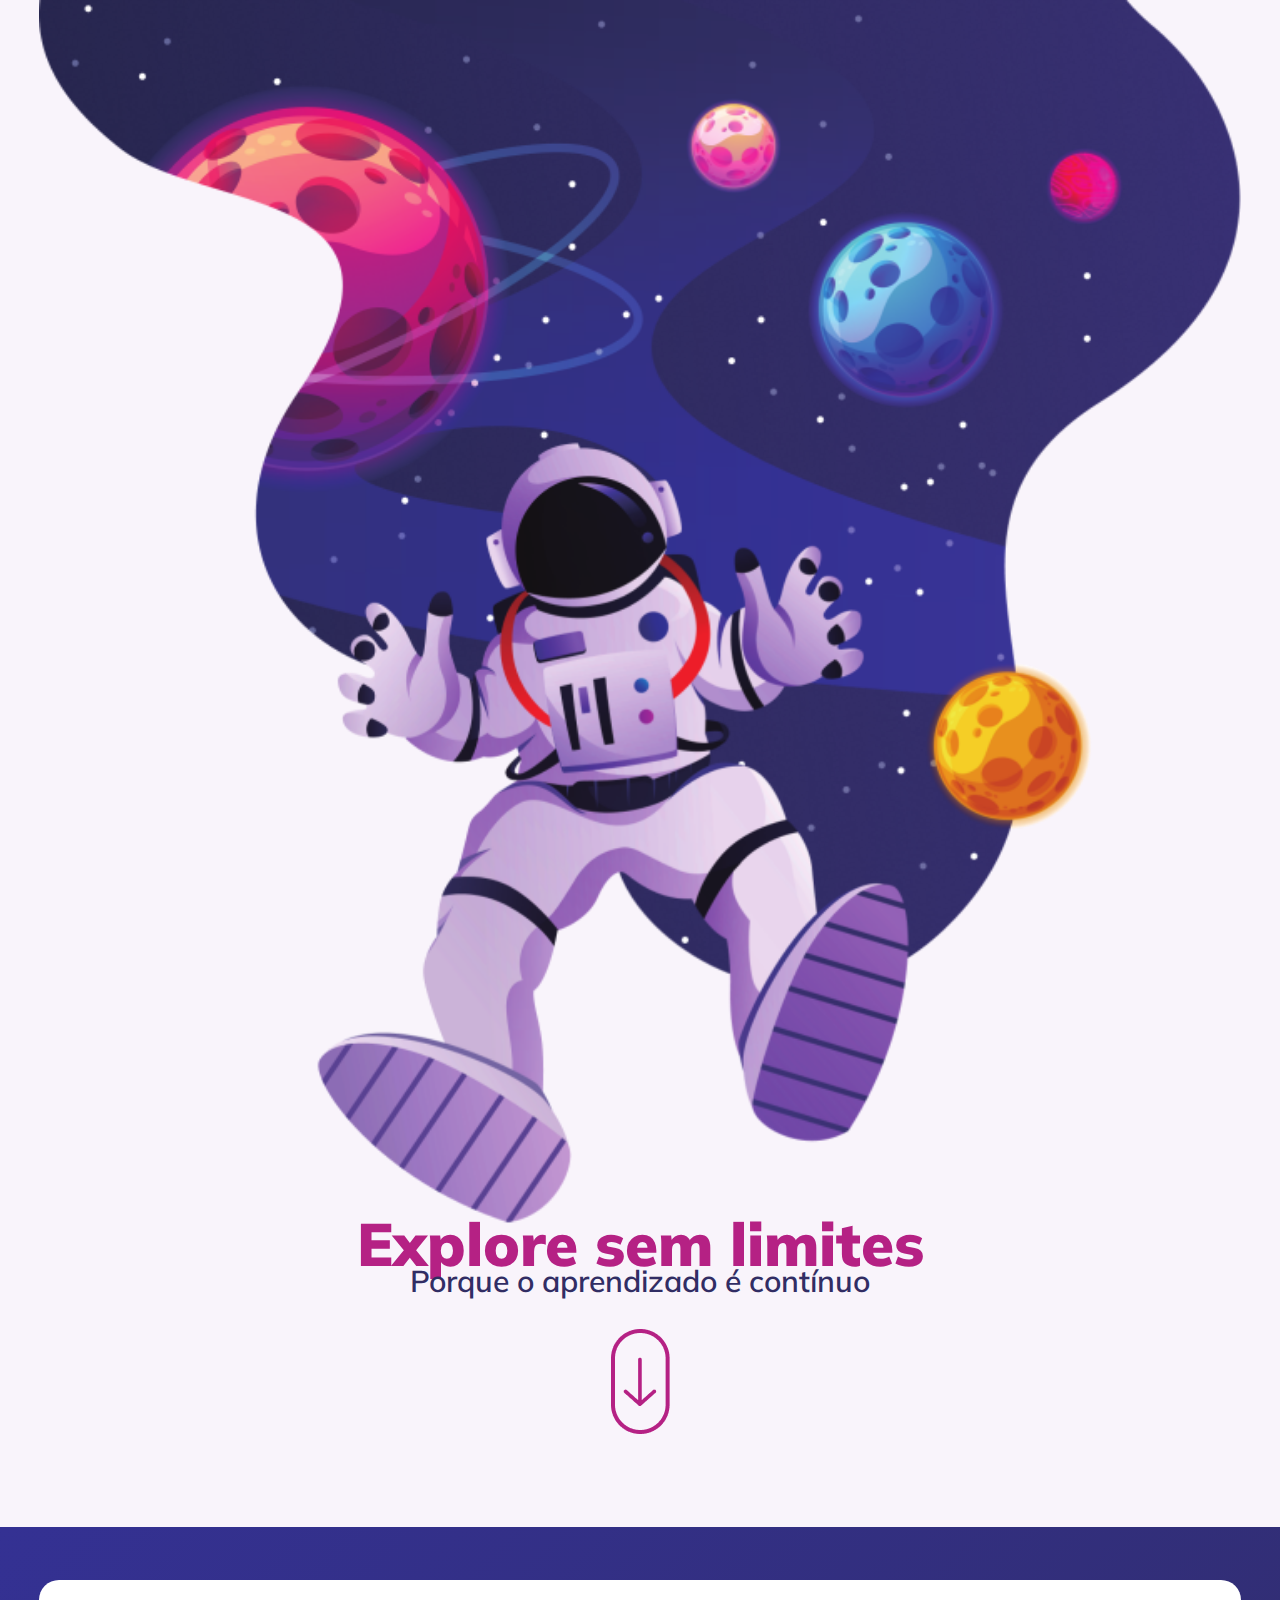
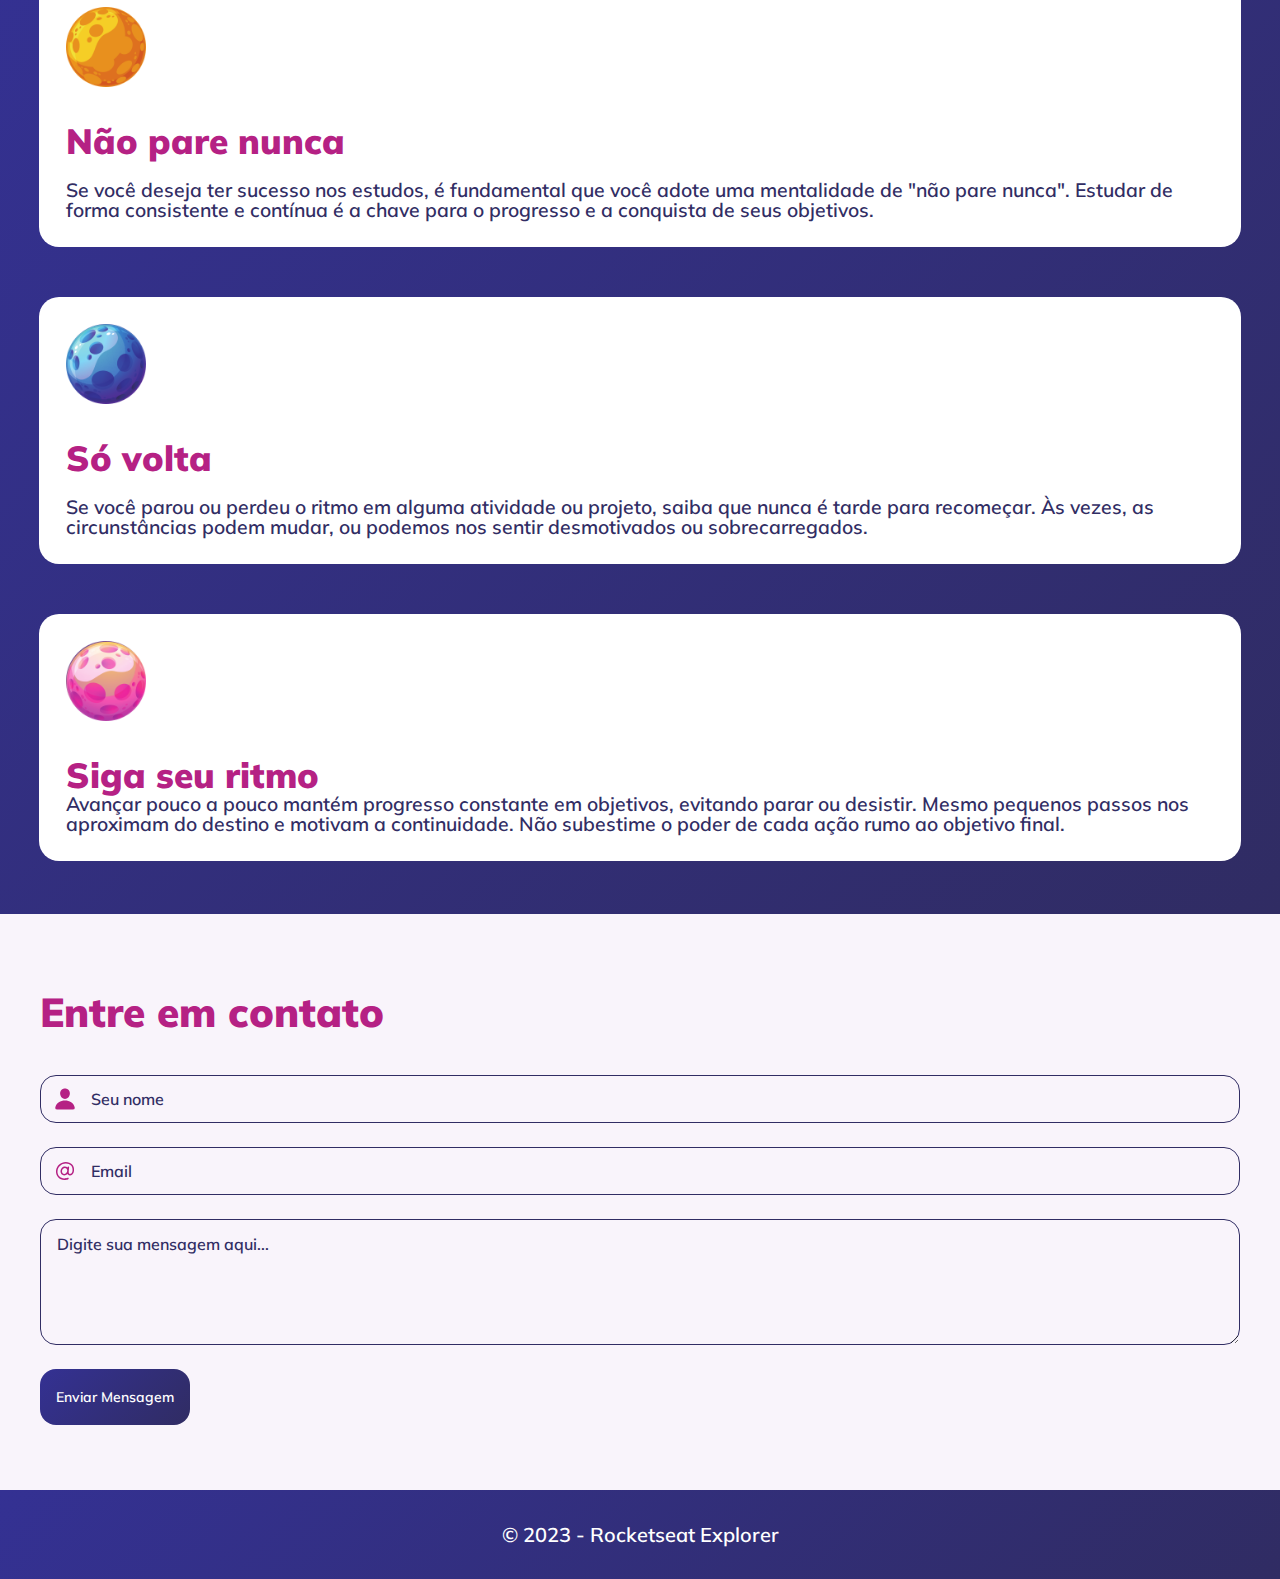
<file: Intensivo/ExploreSemLimites/index.html>
<!DOCTYPE html>
<html lang="pt-br">
<head>

  <link rel="preconnect" href="https://fonts.googleapis.com">
  <link rel="preconnect" href="https://fonts.gstatic.com" crossorigin>


  <meta charset="UTF-8">
  <meta name="viewport" content="width=device-width, initial-scale=1.0">
  

  <link href="https://fonts.googleapis.com/css2?family=Mulish:wght@600;900&display=swap" rel="stylesheet">
  <link rel="stylesheet" href="style.css">

  <title>Explore sem limites</title>

</head>
<body>
  <div class="page">
    <header>
      <img class="astronaut" src="images/astronauta.png" alt="Astronauta com fundo de espaço e planetas">

      <h1>Explore sem limites</h1>

      <p>Porque o aprendizado é contínuo</p>

      <img class="arrow" src="images/arrow.png" alt="setinha rosa para baixo">

    </header>

    <main>
      <div class="planets">
        <img src="images/yellowPlanet.png" alt="Planeta amarelo">

        <div class="info">
          <h2>Não pare nunca</h2>
          <p>Se você deseja ter sucesso nos estudos, é fundamental que você adote uma mentalidade de "não pare nunca". Estudar de forma consistente e contínua é a chave para o progresso e a conquista de seus objetivos.</p>

        </div>
      </div>

      <div class="planets">
        <img src="images/bluePlanet.png" alt="Planeta azul">

        <div class="info">
          <h2>Só volta</h2>
          <p>Se você parou ou perdeu o ritmo em alguma atividade ou projeto, saiba que nunca é tarde para recomeçar. Às vezes, as circunstâncias podem mudar, ou podemos nos sentir desmotivados ou sobrecarregados.</p>

        </div>
      </div>

      <div class="planets">
        <img src="images/pinkPlanet.png" alt="Planeta rosa">

        <div class="info">
          <h2>Siga seu ritmo</h>
          <p>Avançar pouco a pouco mantém progresso constante em objetivos, evitando parar ou desistir. Mesmo pequenos passos nos aproximam do destino e motivam a continuidade. Não subestime o poder de cada ação rumo ao objetivo final.</p>
        
        </div>
      </div>
    </main>

    <div class="contact">
      <form>
        <legend>Entre em contato</legend>

        <div class="input-wrapper">
          <input type="text" id="name" placeholder="Seu nome">
        </div>

        <div class="input-wrapper">
          <input type="email" id="email" placeholder="Email">
        </div>

        <div class="input-wrapper">
          <textarea name="" id="message" placeholder="Digite sua mensagem aqui..."></textarea>
        </div>

        <button>Enviar Mensagem</button>
      </form>

      <img src="images/stars.png" class="stars" alt="estrelas rosas">

    </div>
    <footer>
      <p>© 2023 - Rocketseat Explorer</p>
    </footer>

  </div>
</body>
</html>
</file>
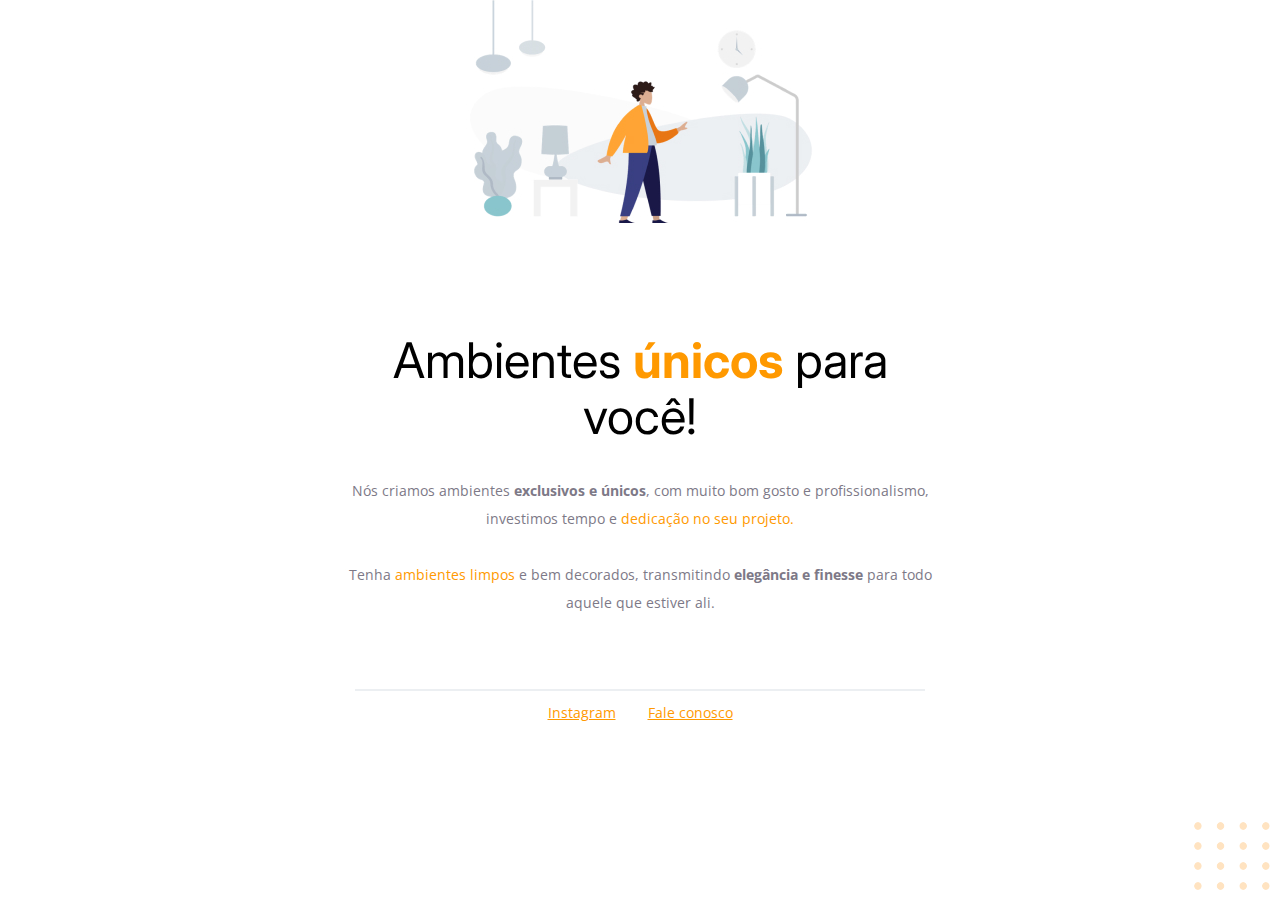
<file: Stage_02/Desafio_Bugs/index.html>
<!-- Instrução que define o tipo do documento. -->
<!DOCTYPE html>
<html lang="pt-br">
  <!-- Tag <head> contém as instruções para a página -->
  <head>
    <link rel="preconnect" href="https://fonts.googleapis.com" />
    <link rel="preconnect" href="https://fonts.gstatic.com" crossorigin />
    <meta charset="UTF-8" />
    <meta name="viewport" content="width=device-width, initial-scale=1.0" />
    <title>Móveis customizados</title>

    <link
      href="https://fonts.googleapis.com/css2?family=Inter:wght@400;700&family=Open+Sans:wght@400;700&display=swap"
      rel="stylesheet"
    />

    <link rel="stylesheet" href="style.css" />
  </head>

  <!-- Tag <body> é o corpo do documento, onde tem as informações que serão mostradas. -->
  <body>
    <div id="hero">
      <img
        src="images/img1.jpg"
        alt="Desenho de uma pessoa vestindo uma camisa amarela em uma sala com Móveis"
      />

      <h1>Ambientes <span>únicos</span> para você!</h1>
      <p>
        Nós criamos ambientes <strong>exclusivos e únicos</strong>, com muito
        bom gosto e profissionalismo, investimos tempo e
        <span>dedicação no seu projeto.</span>

        <br />
        <br />
        Tenha <span>ambientes limpos</span> e bem decorados, transmitindo
        <strong>elegância e finesse</strong>
        para todo aquele que estiver ali.
      </p>
    </div>

    <div id="footer">
      <div id="line"></div>

      <a target="_blank" href="https://instagram.com/moveisparavoce"
        >Instagram</a
      >
      <a href="mailto:contato@moveisparavoce.com">Fale conosco</a>
    </div>

    <img
      id="balls"
      src="images/balls.svg"
      alt="Bolinhas alaranjadas no canto inferior direito da tela"
    />
  </body>
</html>
</file>
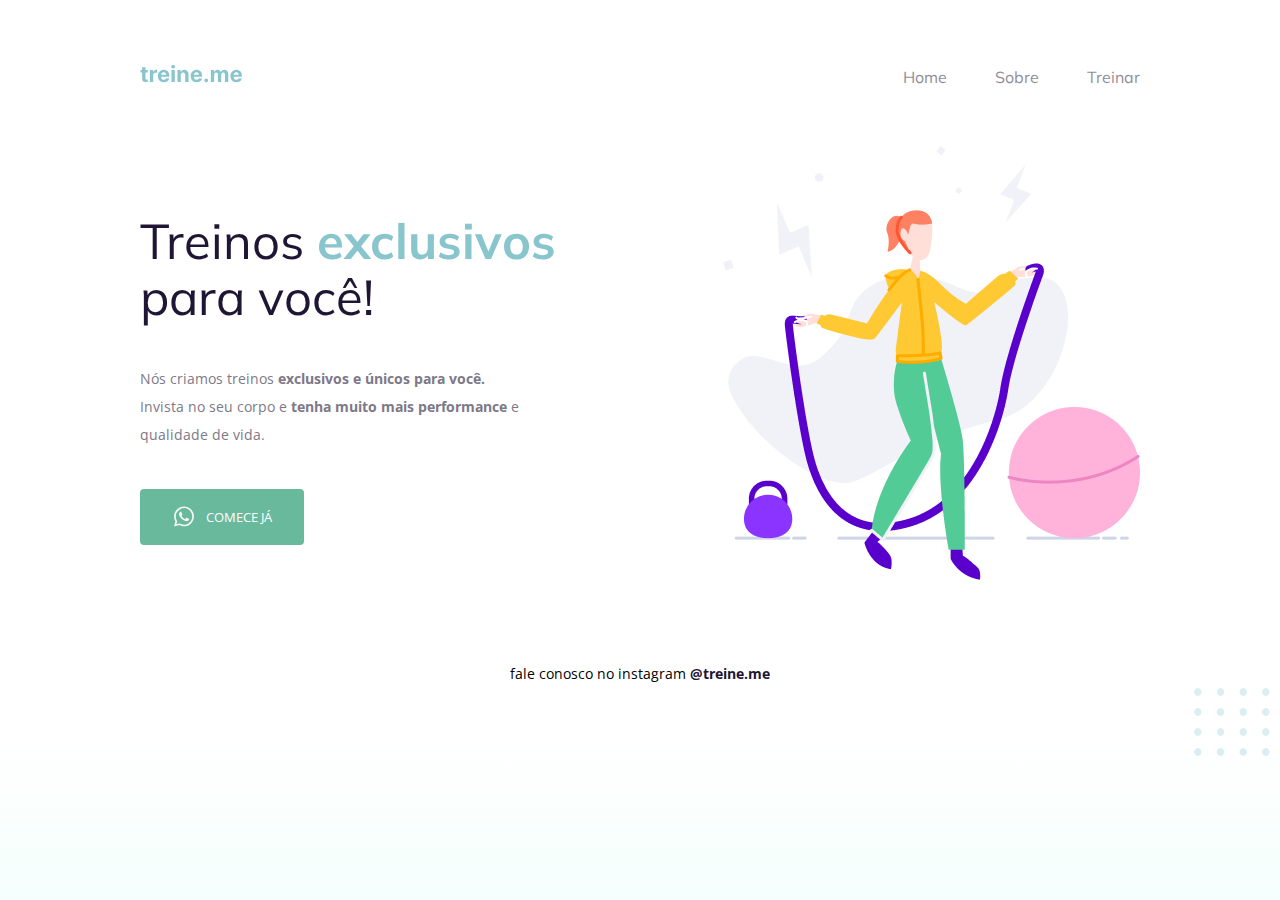
<file: Stage_02/Desafio_Bugs02/index.html>
<!DOCTYPE html>
<html lang="pt-br">
  <head>
    <link rel="preconnect" href="https://fonts.googleapis.com">
    <link rel="preconnect" href="https://fonts.gstatic.com" crossorigin>
 
    <meta charset="UTF-8" />
    <meta name="viewport" content="width=device-width, initial-scale=1.0" />
    <title>Treine me</title>

    <link href="https://fonts.googleapis.com/css2?family=Mulish:wght@400;700&family=Open+Sans:wght@400;700&display=swap" rel="stylesheet">

    <link rel="stylesheet" href="style.css">

  </head>
  <body>
    <div class="page">
      <nav>
        <a id="logo" href="#">
          <img src="images/logo.svg" alt="Treine.me" />
        </a>
        <ul>
          <li><a href="#">Home</a></li>
          <li><a href="#">Sobre</a></li>
          <li><a href="#">Treinar</a></li>
        </ul>
      </nav>
      
      <main>
        <section>
          <h1>Treinos <span>exclusivos</span> para você!</h1>

          <p>
            Nós criamos treinos <strong>exclusivos e únicos para você.</strong></br>
            Invista no seu corpo e <strong>tenha muito mais performance</strong> e qualidade de vida.
          </p>

          <button>
            <img src="images/whats.svg" alt="Ícone do whatsapp">
            Comece já
              
          </button>

        </section>

        <img src="images/img.png" alt="Desenho de uma mulher pulando corta numa academia.">

      </main>

      <footer>
          fale conosco no instagram <a href="https://instagram.com/treineme" target="_blank">@treine.me</a>
      </footer>
    </div>

    <img id="balls" src="images/balls.svg" alt="Bolinhas decorativas verdes no canto inferior direito da página.">

  </body>
</html>
</file>
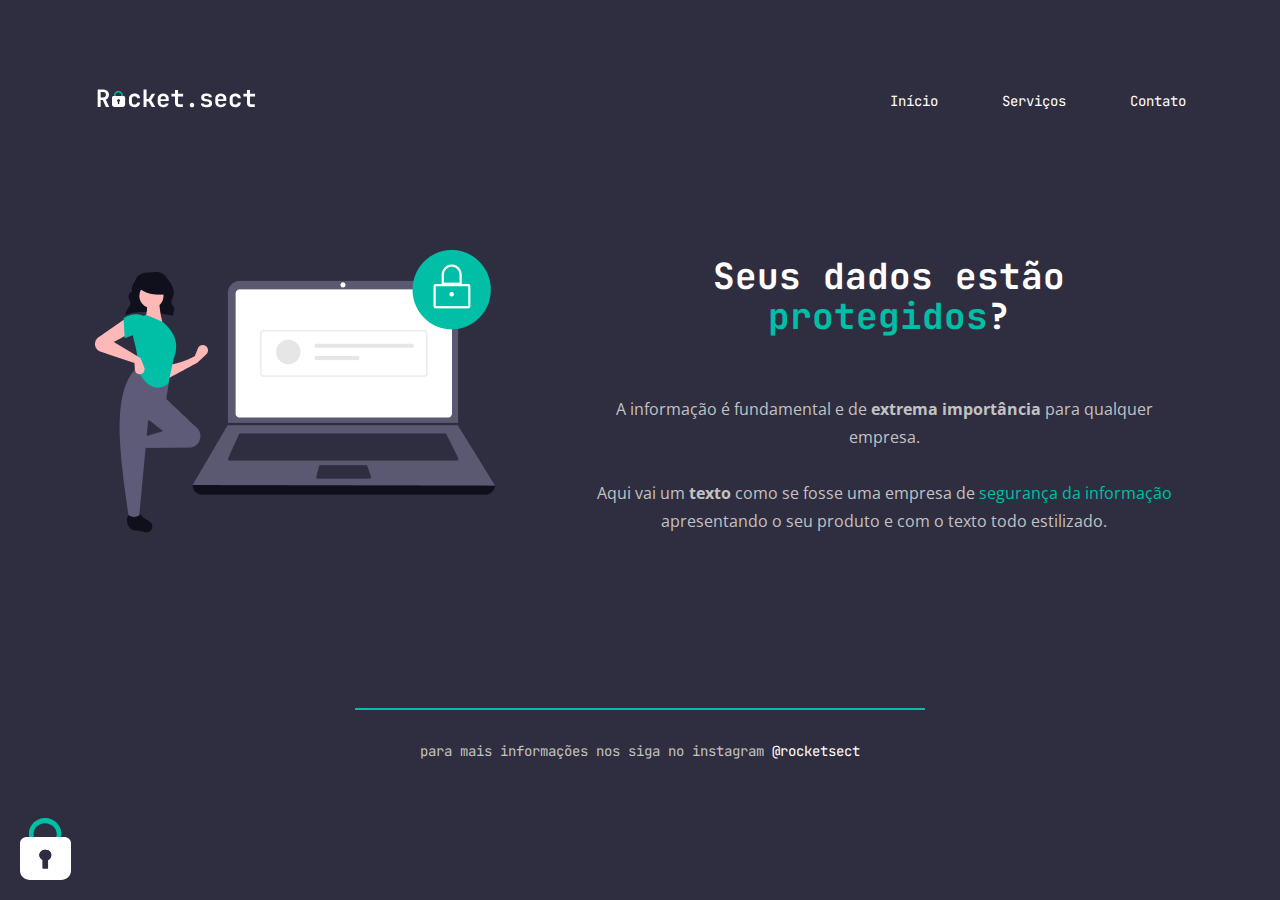
<file: Stage_02/Rocket.sect/index.html>
<!DOCTYPE html>
<html lang="en">
<head>

  <link rel="preconnect" href="https://fonts.googleapis.com">
  <link rel="preconnect" href="https://fonts.gstatic.com" crossorigin>

  <meta charset="UTF-8">
  <meta http-equiv="X-UA-Compatible" content="IE=edge">
  <meta name="viewport" content="width=device-width, initial-scale=1.0">

  <link href="https://fonts.googleapis.com/css2?family=JetBrains+Mono:wght@500;700&family=Open+Sans:wght@400;700&display=swap" rel="stylesheet">

  <link rel="stylesheet" href="styles.css">

  <title>Rocket.sect</title>

</head>
<body>

  <div class="page">

    <nav>
      <a id="logo" href="#">
        <img src="images/logo.svg" alt="Rocket.sect logo">
      </a>

      <ul>
        <li><a href="#">Início</a></li>
        <li><a href="#">Serviços</a></li>
        <li><a href="#">Contato</a></li>
      </ul>


    </nav>

    <main>

      <img src="images/img1.png" alt="Mulher ao lado de um computador com cadeado verde lado direito superior">

      <section>
        <h1>Seus dados estão <span>protegidos</span>?</h1>

        <p>
          A informação é fundamental e de <strong>extrema importância</strong> para qualquer empresa.
          <br>
          <br>
          Aqui vai um <strong>texto</strong> como se fosse uma empresa de <span>segurança da informação</span> apresentando o seu produto e com o texto todo estilizado.
        </p>

      </section>

    </main>

    <footer>
      <div id="line"></div>

      para mais informações nos siga no instagram <a href="instagram.com/rocketsect" target="_blank">@rocketsect</a>

    </footer>

  </div>  

  <img id="lock" src="images/padlock-decoration.svg" alt="Cadeado decorativo canto esquerdo inferio">

</body>
</html>
</file>
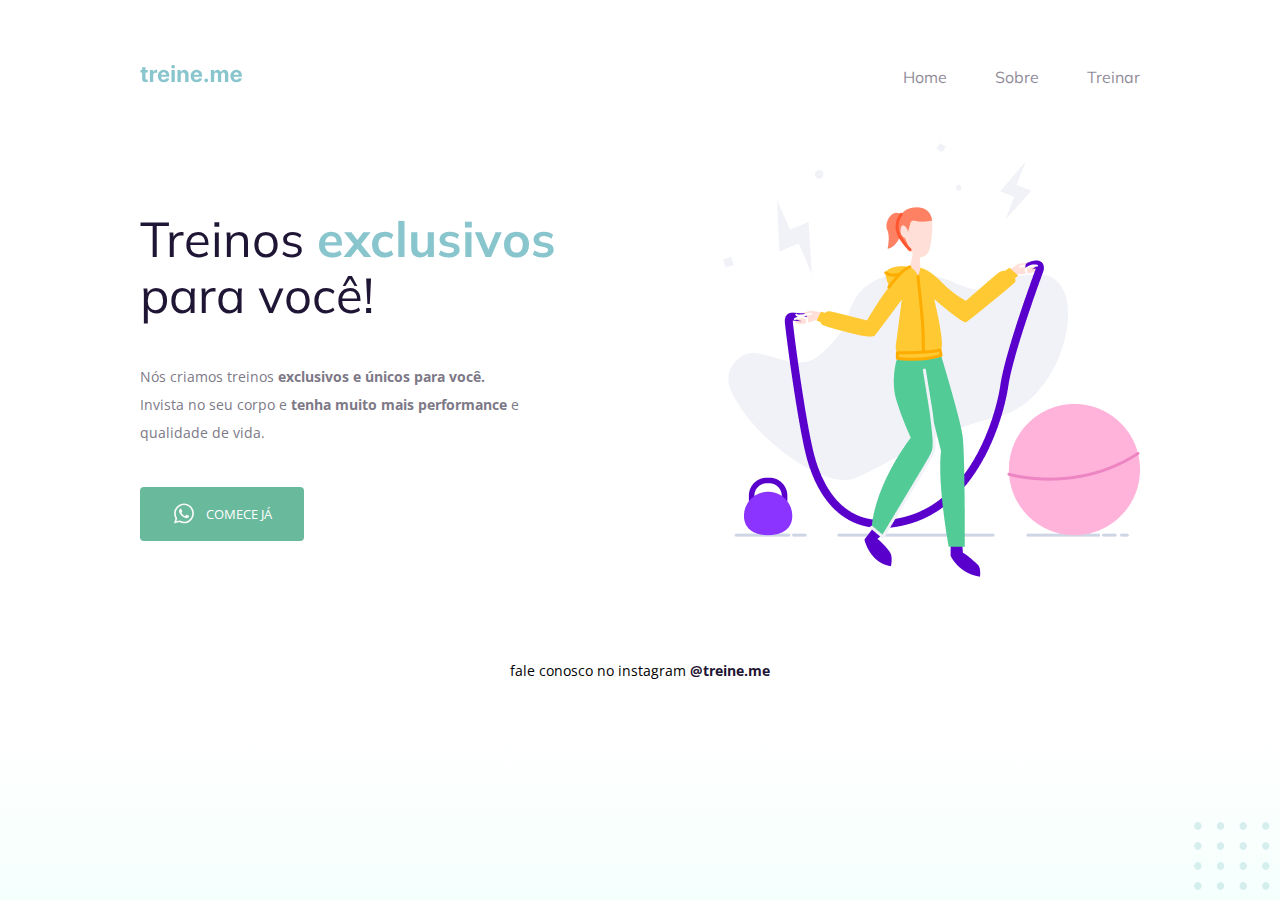
<file: Stage_02/Semantica/index.html>
<!DOCTYPE html>
<html lang="pt-br">
  <head>
    <link rel="preconnect" href="https://fonts.googleapis.com">
    <link rel="preconnect" href="https://fonts.gstatic.com" crossorigin>

    <meta charset="UTF-8" />
    <meta name="viewport" content="width=device-width, initial-scale=1.0" />
    <title>Treine me</title>

    <link href="https://fonts.googleapis.com/css2?family=Mulish:wght@400;700&family=Open+Sans:wght@400;700&display=swap" rel="stylesheet">

    <link rel="stylesheet" href="style.css">
 
  </head>
  <body>

    <div class="page">

      <nav>
        <a id="logo" href="#"> 
          <img src="images/logo.svg" alt="Treine.me">
        </a>

        <ul>
          <li><a href="#">Home</a></li>
          <li><a href="#">Sobre</a></li>
          <li><a href="#">Treinar</a></li>
        </ul>

      </nav>
    
      <main>
        <section>
          <h1>Treinos <span>exclusivos</span> para você!</h1>

          <p>
            Nós criamos treinos <strong>exclusivos e únicos para você.</strong></br>
            Invista no seu corpo e <strong>tenha muito mais performance</strong> e qualidade de vida.
          </p>

          <button>
              <img src="images/whats.svg" alt="Ícone do whatsapp">
              Comece já
          </button>
        </section>

        <img src="images/img.png" alt="Desenho de uma mulher pulando corta numa academia.">
      </main>

      <footer>
          fale conosco no instagram <a href="https://instagram.com/treineme" target="_blank">@treine.me</a>
      </footer>

    </div>

    <img id="balls" src="images/balls.svg" alt="Bolinhas decorativas verdes no canto inferior direito da página.">

  </body>
</html>
</file>
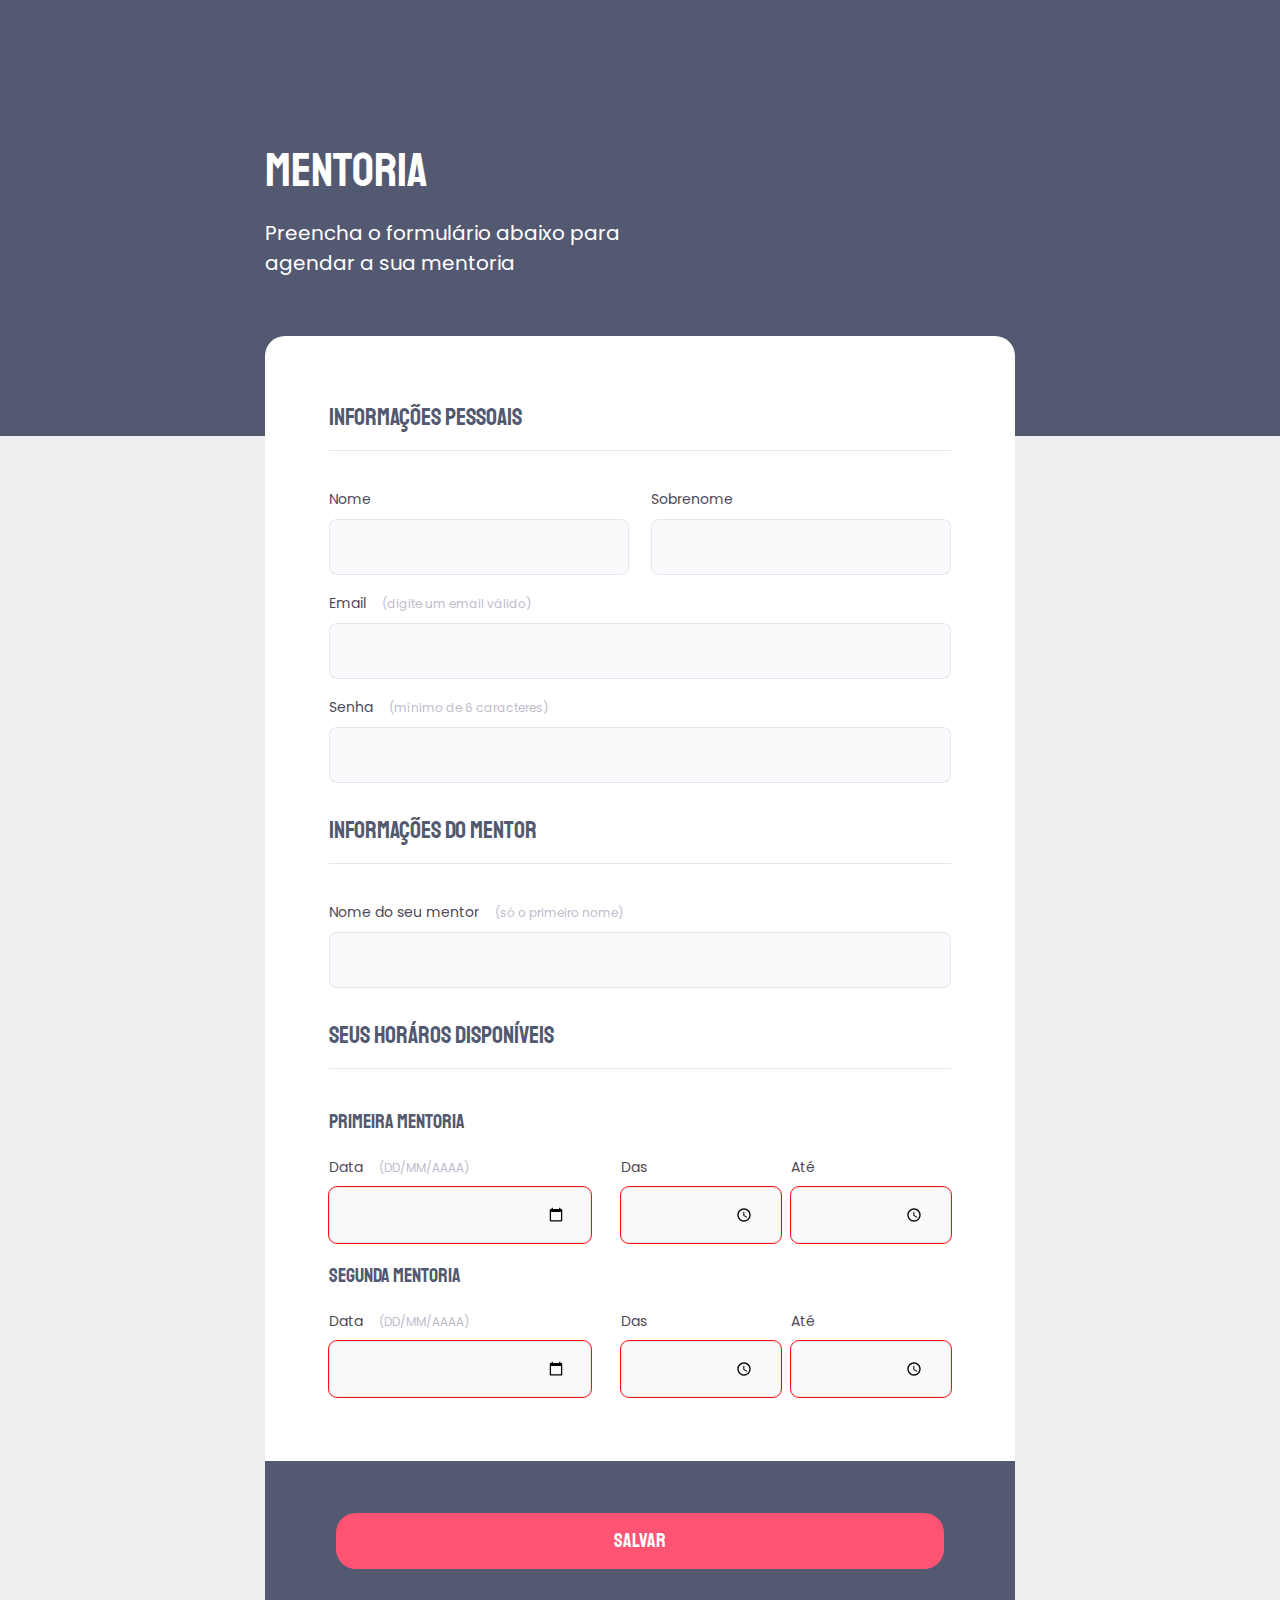
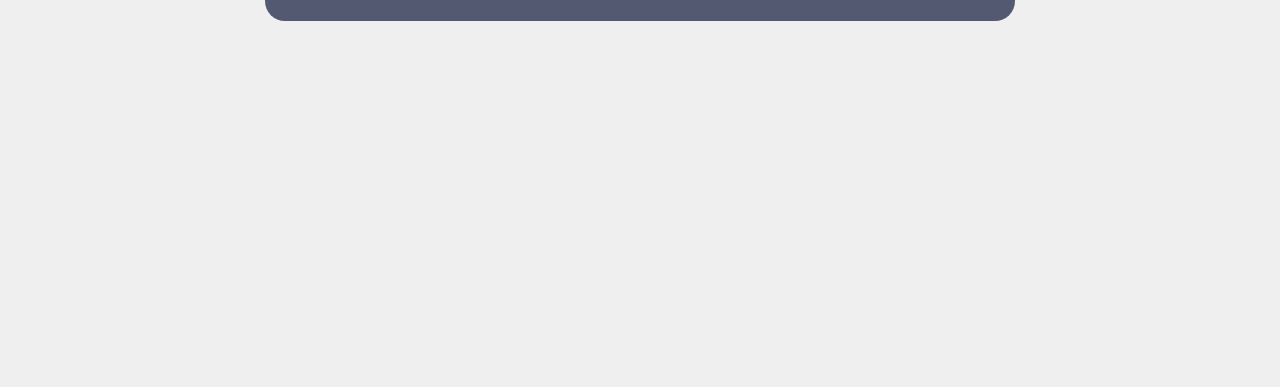
<file: Stage_03/Form01_desafio/index.html>
<!DOCTYPE html>
<html lang="en">
<head>
  
  <link rel="preconnect" href="https://fonts.googleapis.com">
  <link rel="preconnect" href="https://fonts.gstatic.com" crossorigin>
  
  <meta charset="UTF-8">
  <meta name="viewport" content="width=device-width, initial-scale=1.0">

  <title>Mentoria</title>

  <link href="https://fonts.googleapis.com/css2?family=Poppins&family=Staatliches&display=swap" rel="stylesheet">

  <link rel="stylesheet" href="style.css">

</head>
<body>
  <div class="page">
    
    <header>
      <h1>Mentoria</h1>
      
      <p>Preencha o formulário abaixo para agendar a sua mentoria</p>
    </header>

    <form id="mentorship-form">
      <fieldset>
        <div class="fieldset-wrapper">
          <legend>Informações pessoais</legend>

          <div class="col-2">
            <div class="input-wrapper">
              <label for="mentorship-name">Nome</label>
              <input type="text" id="mentorship-name" required placeholder="Digite">
            </div>

            <div class="input-wrapper">
              <label for="mentorship-lastname">Sobrenome</label>
              <input type="text" id="mentorship-lastname" required placeholder="Digite">
            </div>
          </div>

          <div class="input-wrapper">
            <label for="mentorship-email">Email <span>(digite um email válido)</span></label>
            <input type="email" id="mentorship-email" required placeholder="Digite">
          </div>

          <div class="input-wrapper">
            <label for="mentorship-password">Senha <span>(mínimo de 6 caracteres)</span></label>
            <input type="password" id="mentorship-password" required minlength="8" placeholder="Digite">
          </div>

        </div>
      </fieldset>

      <fieldset>
        <div class="fieldset-wrapper">
          <legend>Informações do Mentor</legend>

          <div class="input-wrapper">
            <label for="mentorship-mentor">Nome do seu mentor <span>(só o primeiro nome)</span></label>
            <input type="text" id="mentorship-mentor" required placeholder="Digite">
          </div>

        </div>
      </fieldset>

      <fieldset>
        <div class="fieldset-wrapper">
          <legend>Seus horáros disponíveis</legend>

          <div class="subtitulo-legend">
            <p>Primeira Mentoria</p>
          </div>

          <div class="col-3">

            <div class="input-wrapper">
              <label for="mentorship-date1">Data <span>(DD/MM/AAAA)</span></label>
              <input type="date" id="mentorship-date1" required placeholder="Digite">
            </div>

            <div class="input-wrapper">
              <label for="mentorship-date1">Das</label>
              <input type="time" id="mentorship-start1" required>
            </div>

            <div class="input-wrapper">
              <label for="mentorship-date1">Até</label>
              <input type="time" id="mentorship-end1" required>
            </div>

          </div>
          <div class="subtitulo-legend">
            <p>Segunda Mentoria</p>
          </div>

          <div class="col-3">

            <div class="input-wrapper">
              <label for="mentorship-date2">Data <span>(DD/MM/AAAA)</span></label>
              <input type="date" id="mentorship-date2" required>
            </div>

            <div class="input-wrapper">
              <label for="mentorship-date2">Das</label>
              <input type="time" id="mentorship-start2" required>
            </div>

            <div class="input-wrapper">
              <label for="mentorship-date2">Até</label>
              <input type="time" id="mentorship-end2" required>
            </div>

          </div>



        </div>
      </fieldset>
    </form>

    <footer>
      <input 
        class="button"
        type="submit"
        form="mentorship-form"
        value="Salvar">
    </footer>
  
  </div>
</body>
</html>
</file>
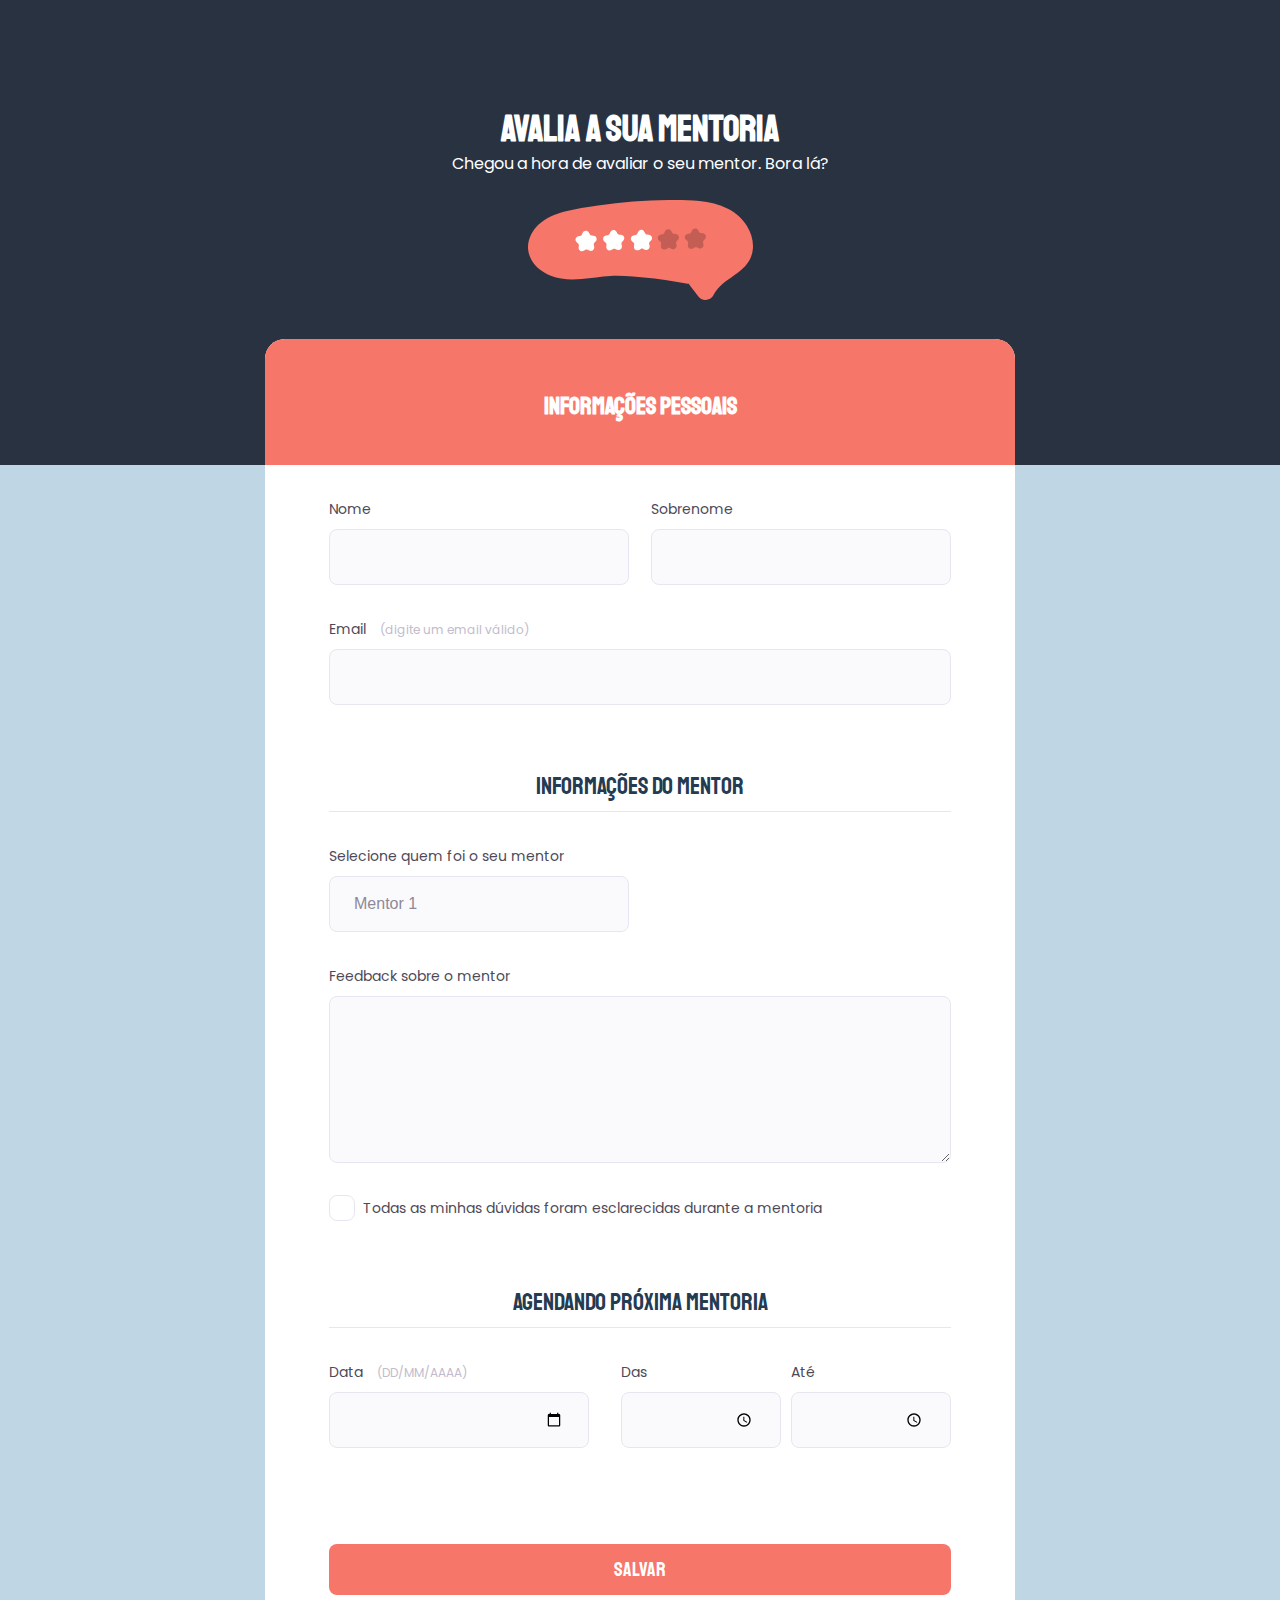
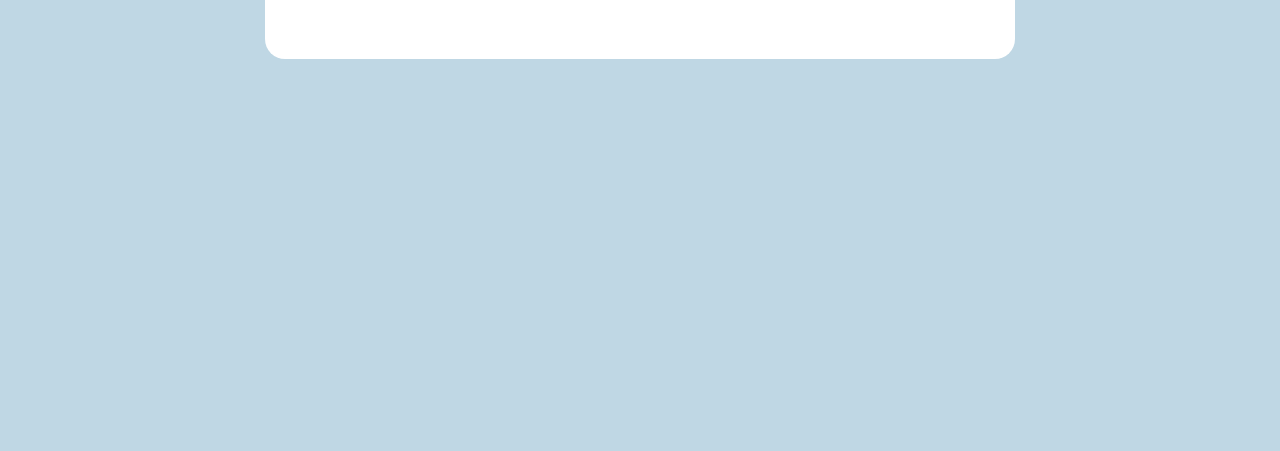
<file: Stage_03/Form02_desafio/index.html>
<!DOCTYPE html>
<html lang="pt-br">
<head>

  <link rel="preconnect" href="https://fonts.googleapis.com">
  <link rel="preconnect" href="https://fonts.gstatic.com" crossorigin>

  <meta charset="UTF-8">
  <meta name="viewport" content="width=device-width, initial-scale=1.0">
  
  <title>Avalie a Sua Mentoria</title>

  <link href="https://fonts.googleapis.com/css2?family=Poppins&family=Staatliches&display=swap" rel="stylesheet">

  <link rel="stylesheet" href="style.css">

</head>
<body>
  <div class="page">
    <header>
      <h1>Avalia a sua mentoria</h1>

      <p>Chegou a hora de avaliar o seu mentor. Bora lá?</p>

      <img src="images/img1.svg" alt="Bolha com 3 estrelas pintadas de 5">

    </header>

    <form id="avaliation-form">
      <div class="form-title">
        <h2>Informações Pessoais</h2>
      </div>

      <fieldset>
        <div class="fieldset-wrapper">

          <div class="col-2">
            <div class="input-wrapper">
              <label for="form-name">Nome</label>
              <input type="text" id="form-name" required>
            </div>

            <div class="input-wrapper">
              <label for="form-lastname">Sobrenome</label>
              <input type="text" id="form-lastname" required>
            </div>
          </div>

          <div class="input-wrapper">
            <label for="form-email">Email <span>(digite um email válido)</span></label>
            <input type="email" id="form-email" required>
          </div>

        </div>
      </fieldset>

      <fieldset>
        <div class="fieldset-wrapper">
          <legend>Informações do Mentor</legend>

          <div class="input-wrapper">
            <label for="avaliation-mentor">Selecione quem foi o seu mentor</label>
            <select id="avaliation-mentor" required>
              <option value="Mentor-1">Mentor 1</option>
              <option value="Mentor-2">Mentor 2</option>
              <option value="Mentor-3">Mentor 3</option>
              <option value="Mentor-4">Mentor 4</option>
            </select>
          </div>

          <div class="input-wrapper">
            <label for="avaliation-feedback">Feedback sobre o mentor</label>
            <textarea id="avaliation-feedback" required></textarea>
          </div>

          <div class="checkbox-wrapper">
            <input type="checkbox" name="" id="">
            <label for="avaliation-check">Todas as minhas dúvidas foram esclarecidas durante a mentoria</label>
          </div>

        </div>
      </fieldset>

      <fieldset>
        <div class="fieldset-wrapper">
          <legend>Agendando Próxima Mentoria</legend>

          <div class="col-3">
            <div class="input-wrapper">
              <label for="mentorship-date">Data <span>(DD/MM/AAAA)</span></label>
              <input type="date" id="mentorship-date" required>
            </div>

            <div class="input-wrapper">
              <label for="mentorship-start">Das</label>
              <input type="time" id="mentorship-start" required>
            </div>

            <div class="input-wrapper">
              <label for="mentorship-end">Até</label>
              <input type="time" id="mentorship-end" required>
            </div>

          </div>
        </div>
      </fieldset>

      <button>Salvar</button>

      

    </form>
  </div>
</body>
</html>
</file>
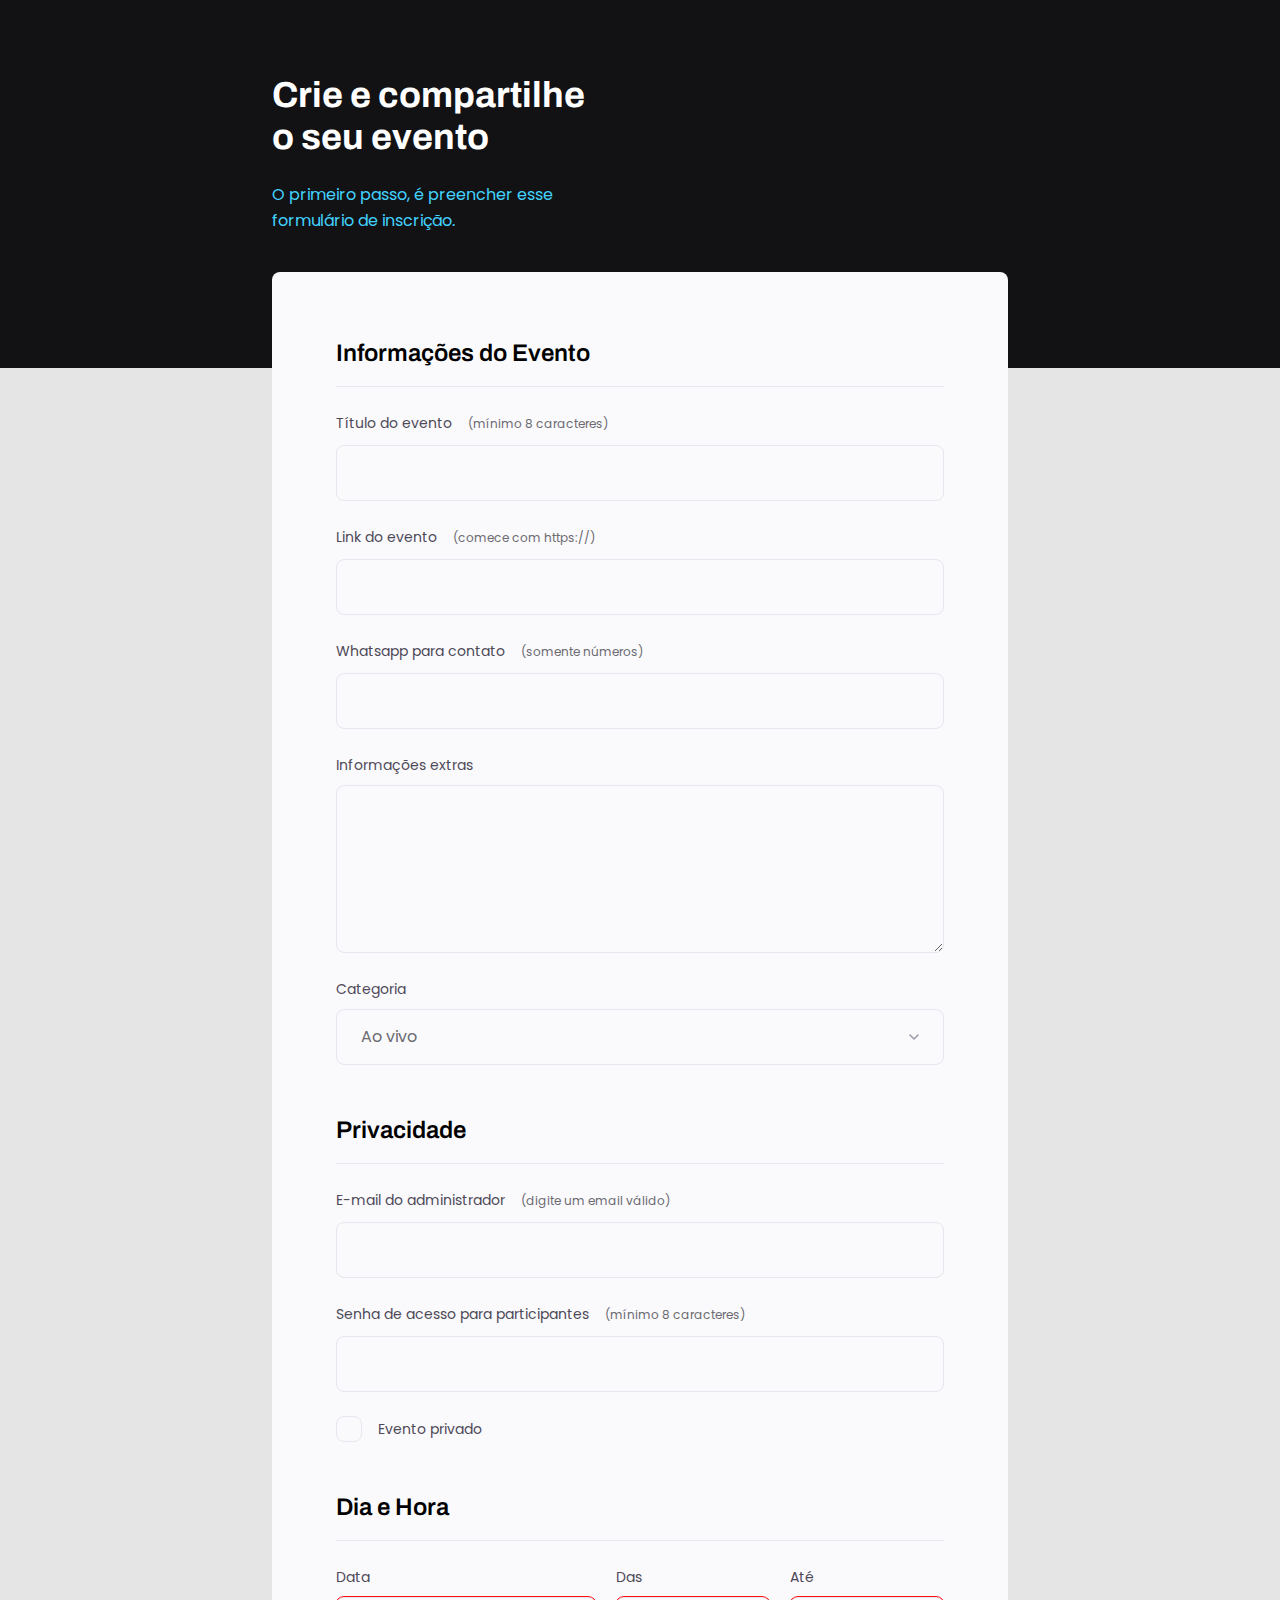
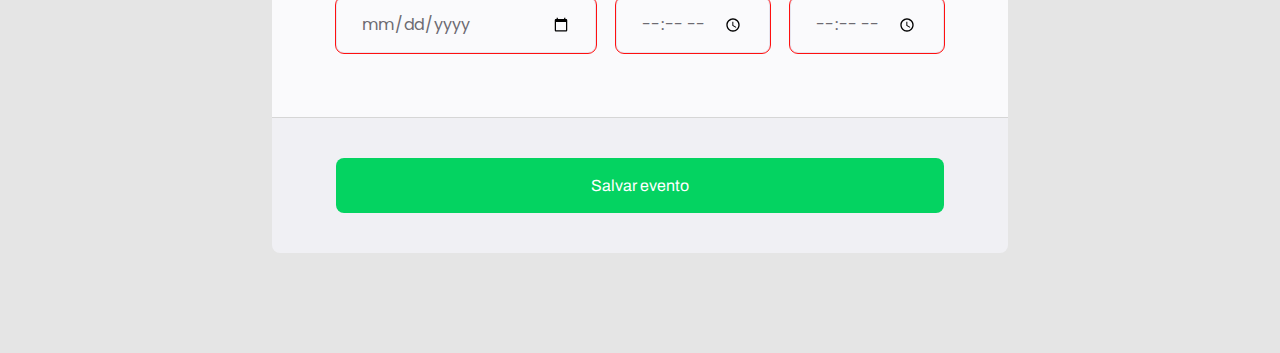
<file: Stage_03/Formulario_evento/index.html>
<!DOCTYPE html>
<html lang="pt-br">
<head>

  <link rel="preconnect" href="https://fonts.googleapis.com">
  <link rel="preconnect" href="https://fonts.gstatic.com" crossorigin>

  <meta charset="UTF-8">
  <meta name="viewport" content="width=device-width, initial-scale=1.0">
  <title>Crie Seu Evento</title>

  <link href="https://fonts.googleapis.com/css2?family=Archivo:wght@600;700&family=Open+Sans:wght@400;700&family=Poppins&display=swap" rel="stylesheet">

  <link rel="stylesheet" href="style.css">

</head>
<body>
  <div class="page">
    <header>
      <h1>Crie e compartilhe o seu evento</h1>
      <p>O primeiro passo, é preencher esse formulário de inscrição.</p>
    </header>

    <form id="my-form">
      <fieldset>
        <div class="fieldset-wrapper">
          <legend>Informações do Evento</legend>

          <div class="input-wrapper">
            <label for="event-title">Título do evento <span>(mínimo 8 caracteres)</span></label>
            <input type="text" id="event-title" required minlength="8" placeholder="Digite"/>
          </div>

          <div class="input-wrapper">
            <label for="event-link">Link do evento <span>(comece com https://)</span></label>
            <input type="url" id="event-link" required placeholder="Digite"/>
          </div>

          <div class="input-wrapper">
            <label for="event-whatsapp">Whatsapp para contato <span>(somente números)</span></label>
            <input type="number" id="event-whatsapp" required placeholder="Digite"/>
          </div>

          <div class="input-wrapper">
            <label for="event-info">Informações extras</label>
            <textarea id="event-info" required></textarea>
          </div>

          <div class="input-wrapper">
            <label for="event-category">Categoria</label>
            <select id="event-category" required>
              <option value="live">Ao vivo</option>
              <option value="podcast">Podcast</option>
              <option value="mentorship">Mentoria</option>
            </select>
          </div>
        </div>
      </fieldset>

      <fieldset>
        <div class="fieldset-wrapper">
          <legend>Privacidade</legend>

          <div class="input-wrapper">
            <label for="event-email">E-mail do administrador <span>(digite um email válido)</span></label>
            <input type="email" id="event-email" required placeholder="Digite"/>
          </div>

          <div class="input-wrapper">
            <label for="event-password">Senha de acesso para participantes <span>(mínimo 8 caracteres)</span></label>
            <input type="password" id="event-password" required minlength="8" placeholder="Digite"/>
          </div>

          <div class="checkbox-wrapper">
            <input type="checkbox" id="event-private" required/>
            <label for="event-private">Evento privado</label>
          </div>

        </div>
      </fieldset>

      <fieldset>
        <div class="fieldset-wrapper">
          <legend>Dia e Hora</legend>

          <div class="col-3">
            <div class="input-wrapper">
              <label for="event-date">Data</label>
              <input type="date" id="event-date" required/>
            </div>

            <div class="input-wrapper">
              <label for="event-begin">Das</label>
              <input type="time" id="event-begin" required/>
            </div>

            <div class="input-wrapper">
              <label for="event-end">Até</label>
              <input type="time" id="event-end" required/>
            </div>

          </div>
        </div>
      </fieldset>

    </form>

    <footer>
      <input 
        class="button"
        type="submit"
        form="my-form"
        value="Salvar evento">
    </footer>

  </div>
</body>
</html>
</file>
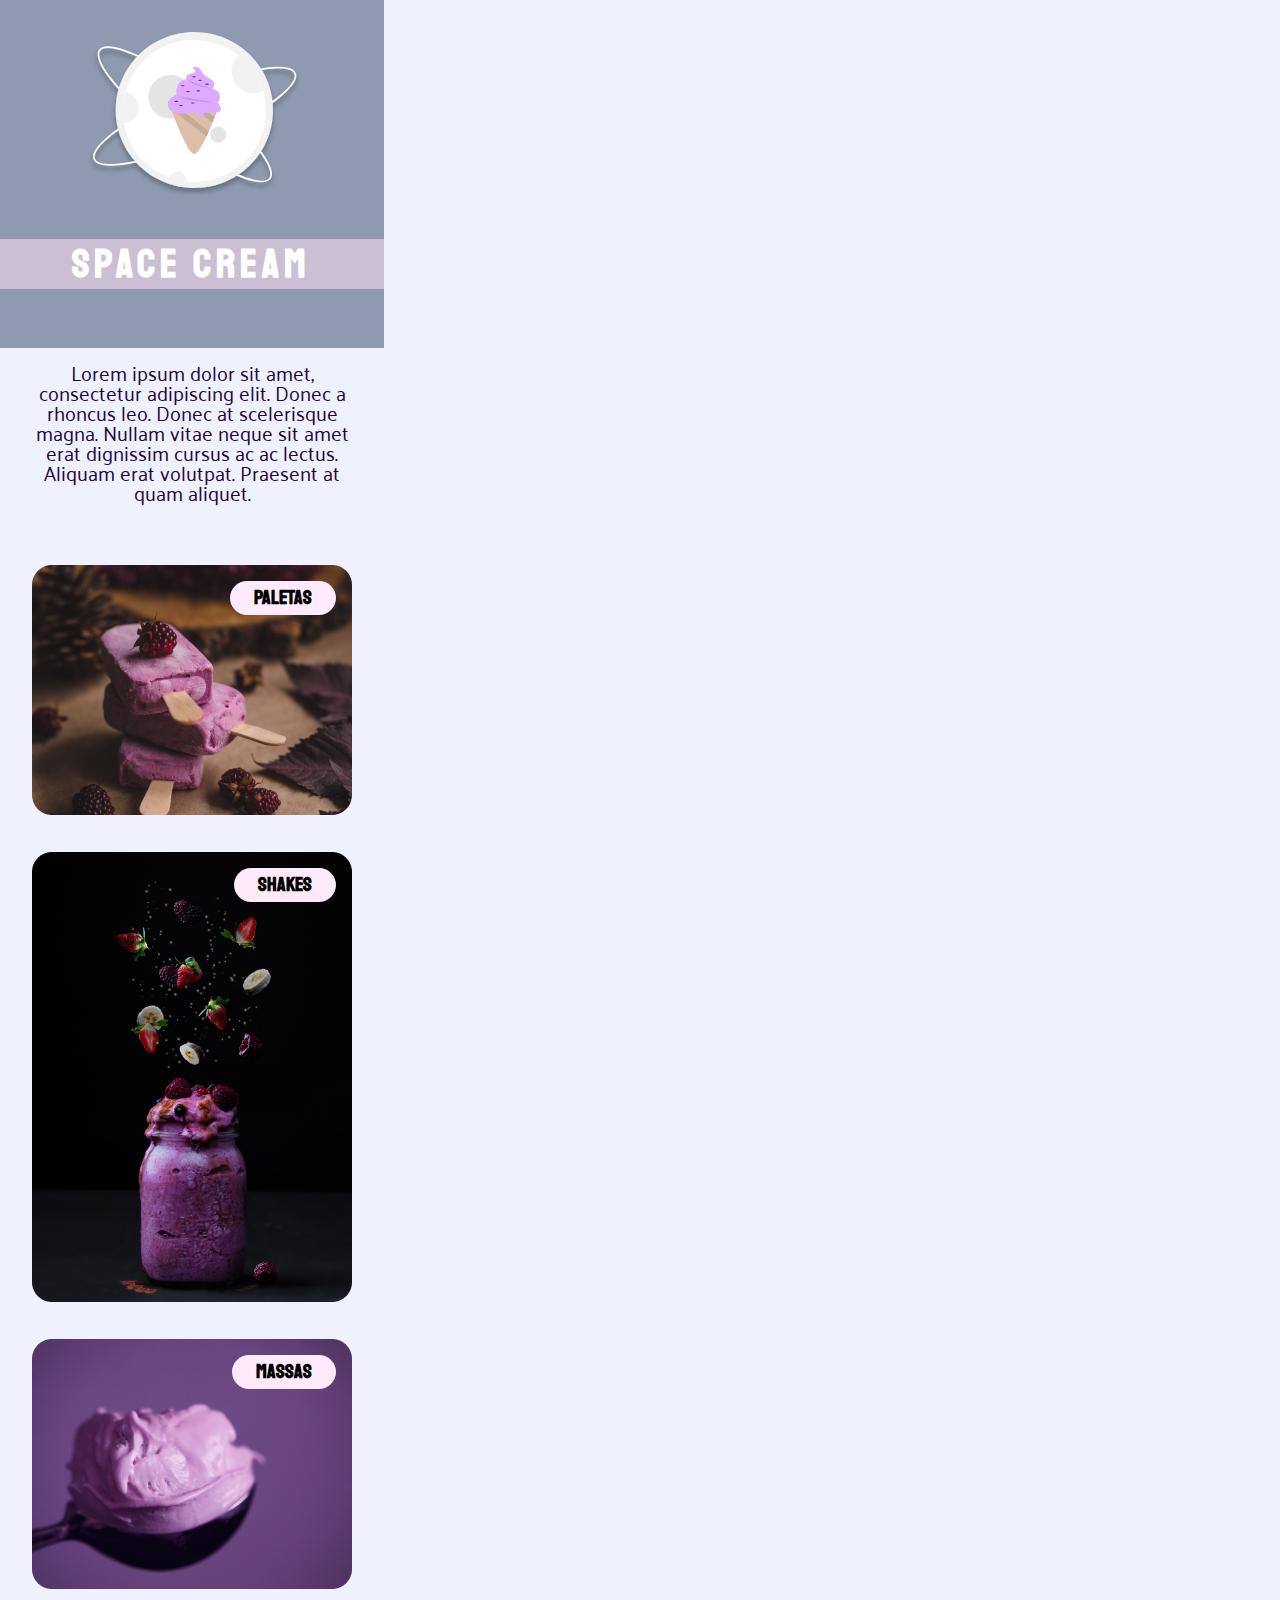
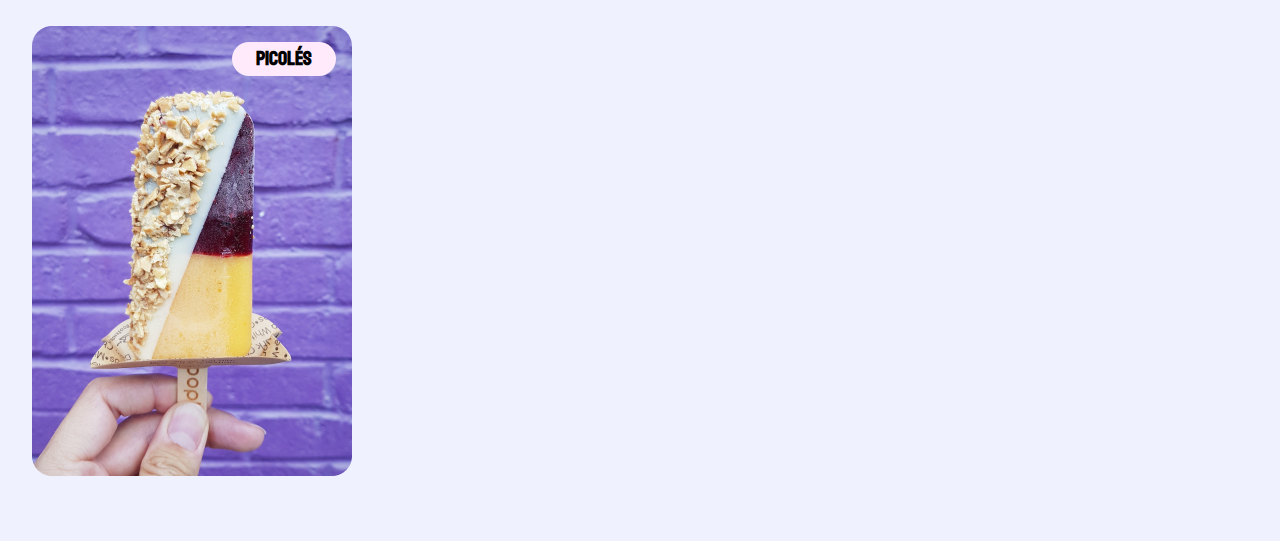
<file: Stage_03/SpaceCream/index.html>
<!DOCTYPE html>
<html lang="en">
<head>

  <link rel="preconnect" href="https://fonts.googleapis.com">
  <link rel="preconnect" href="https://fonts.gstatic.com" crossorigin>

  <meta charset="UTF-8">
  <meta name="viewport" content="width=device-width, initial-scale=1.0">
  <title>Space Cream</title>

  <link href="https://fonts.googleapis.com/css2?family=Palanquin&family=Staatliches&display=swap" rel="stylesheet">

  <link rel="stylesheet" href="style.css">

</head>
<body>
  <header>
    <img src="images/logo.svg" alt="Logo com sorvete roxo">

    <h1>Space Cream</h1>

  </header>
  
  <div class="page">
    <main>
      <p>Lorem ipsum dolor sit amet, consectetur adipiscing elit. Donec a rhoncus leo. 
        Donec at scelerisque magna. Nullam vitae neque sit amet erat dignissim cursus 
        ac ac lectus. Aliquam erat volutpat. Praesent at quam aliquet. </p>
    </main>

    <div class="card">
      <img src="images/sorvete1.png" alt="Paletas">
      <h2><span>Paletas</span></h2>
    </div>

    <div class="card">
      <img src="images/sorvete2.png" alt="Shakes com frutas caindo">
      <h2><span>Shakes</span></h2>
    </div>

    <div class="card">
      <img src="images/sorvete3.png" alt="Sorvete numa scoop">
      <h2><span>Massas</span></h2>
    </div>

    <div class="card">
      <img src="images/sorvete4.png" alt="Mão segurando picolé">
      <h2><span>Picolés</span></h2>
    </div>
  
  </div>
</body>
</html>
</file>
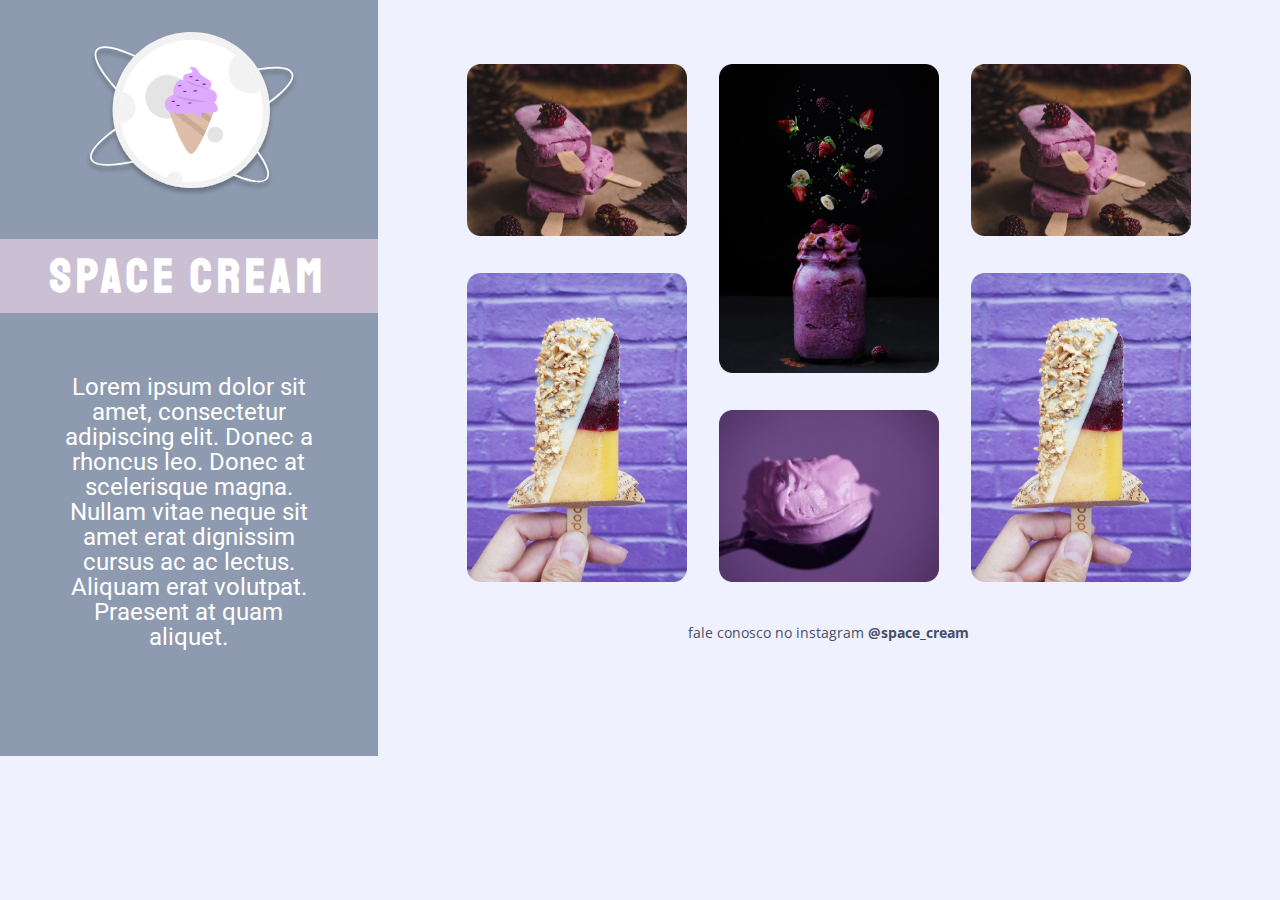
<file: Stage_03/SpaceCreamDesk/index.html>
<!DOCTYPE html>
<html lang="en">
<head>

  <link rel="preconnect" href="https://fonts.googleapis.com">
  <link rel="preconnect" href="https://fonts.gstatic.com" crossorigin>

  <meta charset="UTF-8">
  <meta name="viewport" content="width=device-width, initial-scale=1.0">
  <title>Space Cream</title>

  <link href="https://fonts.googleapis.com/css2?family=Palanquin&family=Staatliches&family=Roboto&family=Open+Sans:wght@400;700&display=swap" rel="stylesheet">

  <link rel="stylesheet" href="style.css">

</head>
<body>
  <header>
    <img src="images/logo.svg" alt="Logo com sorvete roxo">

    <h1>Space Cream</h1>

    <p>Lorem ipsum dolor sit amet, consectetur adipiscing elit. Donec a rhoncus leo. 
      Donec at scelerisque magna. Nullam vitae neque sit amet erat dignissim cursus 
      ac ac lectus. Aliquam erat volutpat. Praesent at quam aliquet. </p>
  
    </header>

  <div class="page">
    <main>

      <div class="card">
        <img src="images/sorvete1.png" alt="Paletas">
        <h2><span>Paletas</span></h2>
      </div>

      <div class="card">
        <img src="images/sorvete2.png" alt="Shakes com frutas caindo">
        <h2><span>Shakes</span></h2>
      </div>

      <div class="card">
        <img src="images/sorvete1.png" alt="Paletas">
        <h2><span>Paletas</span></h2>
      </div>

      <div class="card">
        <img src="images/sorvete4.png" alt="Mão segurando picolé">
        <h2><span>Picolés</span></h2>
      </div>

      <div class="card">
        <img src="images/sorvete3.png" alt="Sorvete numa scoop">
        <h2><span>Massas</span></h2>
      </div>

      <div class="card">
        <img src="images/sorvete4.png" alt="Mão segurando picolé">
        <h2><span>Picolés</span></h2>
      </div>

    </main>

    <footer>
      <p>fale conosco no instagram <a href="http://instagram.com/space_cream/">@space_cream</a></p>
    </footer>
  
  </div>
</body>
</html>
</file>
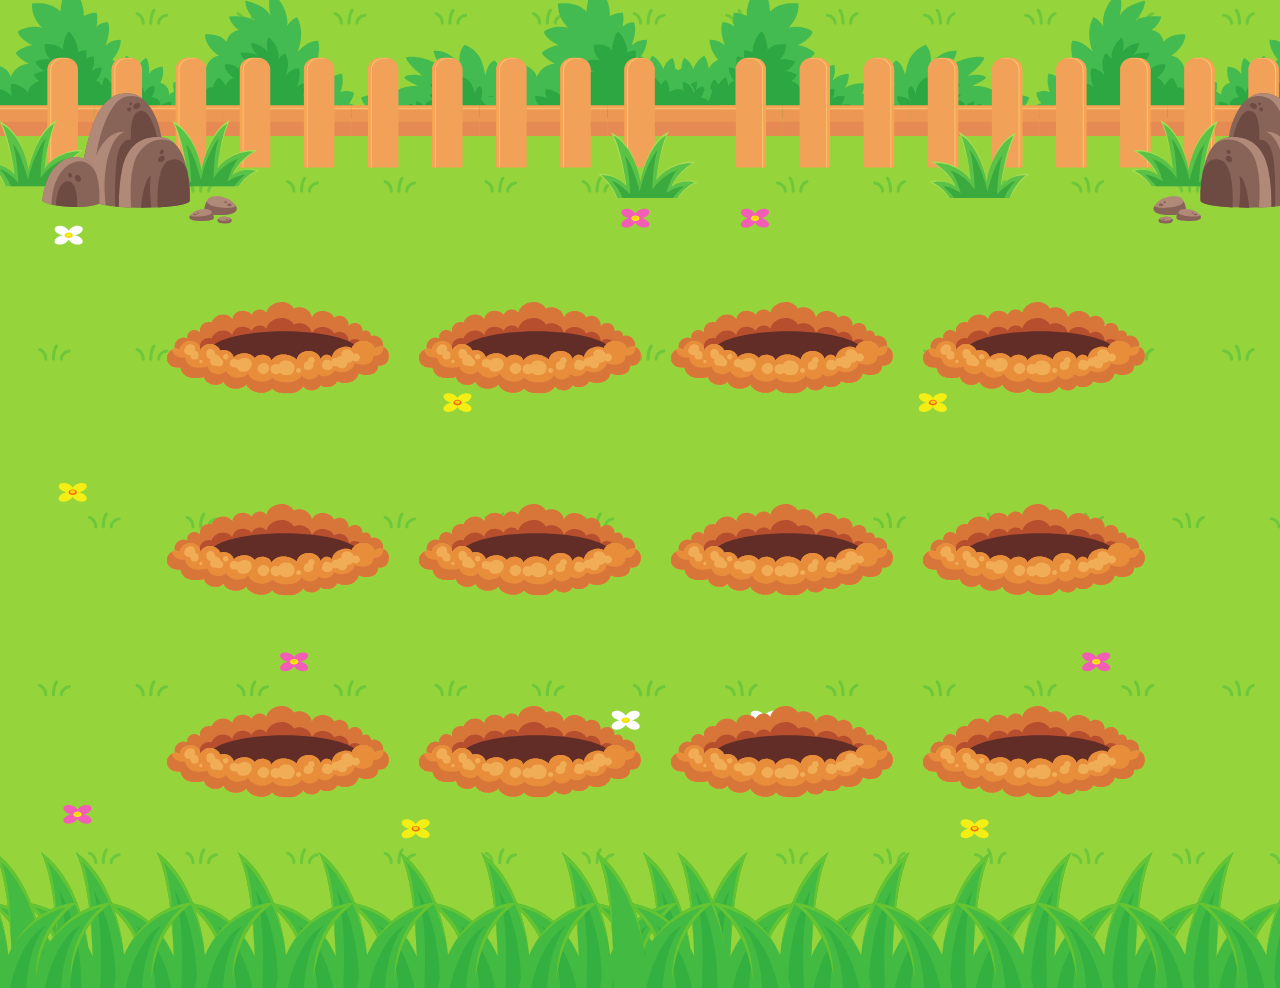
<file: Stage_03/Toupeiras/index.html>
<!DOCTYPE html>
<html lang="en">
<head>

  <meta charset="UTF-8">
  <meta name="viewport" content="width=device-width, initial-scale=1.0">

  <title>Jardim de Toupeiras</title>

  <link rel="stylesheet" href="style.css">

</head>
<body>
  <div class="garden">

    <div class="buraco"></div>

    <div class="buraco"></div>

    <div class="buraco"></div>

    <div class="buraco"></div>

    <div class="buraco"></div>

    <div class="buraco"></div>
    
    <div class="buraco"></div>
    
    <div class="buraco"></div>
    
    <div class="buraco"></div>
    
    <div class="buraco"></div>
    
    <div class="buraco"></div>
    
    <div class="buraco"></div>

  </div>
</body>
</html>
</file>
<file: Intensivo/ExploreSemLimites/style.css>
* {
  margin: 0;
  padding: 0;
  box-sizing: border-box;
}

:root {
  font-size: 62.5%;

  --fc-heading: #B52184;
  --fc-text: #312D64;
  --bc-body: linear-gradient(134deg, #343193 0%, #302C63 100%);
  
}

body, input, textarea {
  font-family: 'Mulish', sans-serif;
  background: #F9F4FB;
}

header {
  padding: 0 3.9rem;
  padding-bottom: 9.3rem;
}

header .astronaut{
  width: 100%;

  margin-bottom: 1.7rem;

  display: block;
  margin: auto;
}

header .arrow{
  display: block;
  margin: auto;
}

header h1 {
  font-size: clamp(3.2rem, 1rem + 6vw, 6.0rem);
  font-weight: 900;
  line-height: 4.0rem;
  color: var(--fc-heading);

  display: flex;
  justify-content: center;

  margin-bottom: 0.5rem;
}

header p {
  font-size: clamp(2rem, 1.4891rem + 1.1881vw, 3.2rem);  
  font-weight: 600;
  line-height: 2.5rem;
  color: #312D64;
  
  display: flex;
  justify-content: center;

  margin-bottom: 3.5rem;
}

main {
  padding: 5.3rem 3.9rem;

  background: var(--bc-body);

  display: grid;
  gap: 5.0rem;

}

.planets {
  background: #FFFFFF;

  position: relative;

  border-radius: 2.0rem;

  transition: all 200ms;
}

.planets:hover{
  transform: scale(1.1);
}

.planets img {
  width: 8.0rem;
  height: 8.0rem;

  margin-left: 2.7rem;
  margin-top: 2.7rem;
}

.info {
  margin-top: 3.3rem;
  margin-bottom: 2.7rem;

  padding-left: 2.7rem;
  padding-right: 5.0rem;
}

.info h2 {
  font-size: clamp(3rem, 2.7446rem + 0.5941vw, 3.6rem);
  font-weight: 900;
  line-height: 3.7rem;
  color: var(--fc-heading);

  margin-bottom: 2.0rem;
}

.info p {
  font-size: clamp(1.6rem, 1.4297rem + 0.3960vw, 2rem);
  font-weight: 600;
  line-height: 2.0rem;
  color: var(--fc-text);
}

form {
  margin-top: 7.8rem;
  margin-bottom: 6.5rem;

  padding-left: 4.0rem;
  padding-right: 4.0rem;
}

form legend {
  font-family: 'Mulish', sans-serif;
  font-size: clamp(3.2rem, 2.7743rem + 0.9901vw, 4.2rem);
  font-weight: 900;
  line-height: 4.0rem;

  color: var(--fc-heading);

  margin-bottom: 4.3rem;
}

.input-wrapper {
  margin-bottom: 2.4rem;

  display: flex;
  flex-direction: column;
}

.input-wrapper input, 
.input-wrapper textarea {
  width: 100%;

  border-radius: 1.6rem;
  border: 1.5px solid var(--fc-text);

  padding-left: 50rem;

  font-size: 1.6rem;
  line-height: 100%;
  color: #5751a4;
}

.input-wrapper input{
  height: 4.8rem;
}

.input-wrapper textarea {
  height: 12.6rem;

  padding: 1.6rem;
}


#name {
  padding-left: 5rem;

  background: url(images/person.svg);
  background-repeat: no-repeat;
  background-position: 1.2rem;
}

#email {
  padding-left: 5rem;

  background: url(images/at.svg);
  background-repeat: no-repeat;
  background-position: 1.2rem;
}

#message {
  padding-left: 1.6rem;
}

#name::placeholder,
#email::placeholder,
#message::placeholder {
  font-family: 'Mulish', sans-serif;
  font-size: 1.6rem;
  font-weight: 600;
  line-height: 100%;
  color: var(--fc-text);
}

button {
  background: var(--bc-body);

  border: none;
  border-radius: 1.6rem;

  padding: 1.6rem;

  font-family: 'Mulish', sans-serif;
  font-size: 1.4rem;
  font-weight: 600;
  line-height: 2.4rem;
  color: #FFFFFF;
}

.contact .stars {
  display: none;
}

footer {
  background: var(--bc-body);

  padding: 3.2rem 1.6rem;

  display: flex;
  justify-content: center;

  font-size: 2.0rem;
  font-weight: 600;
  line-height: auto;
  color: #FFFFFF;
}

@media (min-width: 1440px) {
  header {
    display: grid;
    grid-template-areas: "A B"
    "C B"
    "D B";
  }

  header .astronaut{
    grid-area: B;
  }

  header h1 {
    margin-top: 31.2rem;
    margin-left: 10.9rem;
  }

  header p {
    display: block;

    margin-left: 11rem;
  }

  header .arrow {
    margin-left: 11rem;
  }

  main {
    grid-template-columns: 1fr 1fr 1fr;
  }

  main {
    padding: 6.4rem 11.1rem;
  }

  .planets img {
    width: 9.7rem;
    height: 9.7rem;

    margin-top: 3.2rem;
    margin-left: 3.2rem;
  }

  .info {
    margin-top: 4.0rem;
    padding-bottom: 7.2rem;
  }

  .info p {
    margin-top: 2.4rem;
  }

  .contact {
    display: flex;
    flex-direction: row;
  }

  .contact form{
    margin-top: 9.5rem;

    padding: 0 9.2rem 0 10.9rem;
  }

  .input-wrapper input {
    width: 59.5rem;
  }

  .contact .stars {
    display: block;

    margin-right: 0;
    margin-left: auto;
  }

}
</file>
<file: Stage_02/Desafio_Bugs/style.css>
body {
  font-family: "Open Sans", sans-serif;
  text-align: center;
  margin: 0;
}

#hero {
  width: 592px;
  margin: 0 auto 72px;
}

#hero img {
  margin-bottom: 72px;
}

h1 {
  font-family: "Inter", sans-serif;
  font-size: 49px;
  line-height: 56px;
  font-weight: normal;
  margin-bottom: 32px;
}

h1 span {
  font-weight: bold;
}

span,
a {
  color: #ff9900;
}

p,
#footer {
  color: #7d7987;
  font-size: 14px;
  line-height: 28px;
}

#footer a + a {
  margin-left: 28px;
}

#line {
  width: 568px;
  height: 0;
  margin: 0 auto 8px;
  border: 1px solid #eceff2;
}

#balls {
  position: fixed;
  bottom: 0;
  right: 0;
}
</file>
<file: Stage_02/Desafio_Bugs02/style.css>
body {
  margin: 0;
  
  font-family: "Open Sans", sans-serif;

  background: linear-gradient(180deg, rgba(227, 255, 248, 0) 82.08%, rgba(227, 255, 248, 0.38) 100%);
  
  min-height: 100vh;
}
  
.page {
  width: 1000px;
  margin: 0 auto;
  padding-top: 65px;
}
  
nav {
  display: flex;
  justify-content:space-between;
  align-items: center;
  
  margin-bottom: 58px;
}
  
ul {
  display: flex;
  list-style: none;
  gap: 48px;
  margin: 0;
  padding: 0;
}
  
a {
  color: #1f1534;
  text-decoration: none;
}
  
ul li a {
  opacity: 0.5;
}
  
ul li a:hover {
  font-weight: bold;
  opacity: 1;
}

main {
  display: flex;
  justify-content: space-between;
  align-items: center;
}
  
h1, ul {
  font-family: "Mulish", sans-serif;
}
  
h1 {
  font-size: 49px;
  line-height: 56px;
  color: #1f1534;
  
  font-weight: normal;
  
  width: 490px;
}
  
h1 span {
  color: #89c5cc;
  font-weight: bold;
}
  
section p {
  font-size: 14px;
  line-height: 28px;
  color: #7d7987;

  width: 438px;

  margin: 40px 0;
}
  
button {
  font-family: "Open Sans", sans-serif;
  text-transform: uppercase;
  color: white;

  background: #69B99D;
  border: 0;
  padding: 15px 32px 16px;

  display: flex;
  align-items: center;
  justify-content: space-around;
  gap: 10px;

  border-radius: 4px;

  cursor: pointer;
}

button:hover {
  background: #4EA788;
}

footer {
  font-size: 14px;
  line-height: 28px;

  text-align: center;

  margin-top: 80px;
}

footer a {
  font-weight: bold;
}

#balls {
  position: fixed;
  bottom: auto;
  right: 0;
}
</file>
<file: Stage_02/Rocket.sect/styles.css>
body {
  background-color: #2F2E41;

  margin: 0;

  min-height: 100vh;
}

.page {
  width: 1092px;
  margin: 0 auto;
  padding-top: 71px;
}

nav {
  display: flex;
  justify-content: space-between;
  align-items: center;

  margin-bottom: 101px;
}

ul {
  display: flex;
  list-style: none;

  gap: 64px;

  font-family: 'JetBrains Mono', monospace;
  font-weight: medium;
}

a {
  text-decoration: none;
  color: #FFFFFF;
  line-height: 28px;
  font-size: 14px;
}

main {
  display: flex;
  align-items: center;
  justify-content: space-between;

  margin-bottom: 157px;
}

h1 {
  color: #ffffff;
  font-size: 36px;
  line-height: 40px;
  font-family: 'JetBrains Mono', monospace;
  font-weight: bold;

  width: 614px;
}

span {
  color: #00BFA6;
}

section {
  margin-left: 82px;
  width: 604px;

  text-align: center;
}

p {
  margin-top: 59px;

  color: #C2C2C2;
  font-family: 'Open Sans', sans-serif;
  line-height: 28px;
  font-size: 16px;
}

footer {
  font-family: 'JetBrains Mono', monospace;
  font-weight: medium;
  font-size: 14px;
  line-height: 28px;
  color: #C2C2C2;

  text-align: center;
}


#line {
  border: 1px solid #00BFA6;

  width: 568px;
  height: 0;

  margin: 0 auto 27px;
}

#lock {
  position: fixed;
  left: 20px;
  bottom: 20px;
  right: auto;
}
</file>
<file: Stage_02/Semantica/style.css>
body {
  margin: 0;

  font-family: "Open Sans", sans-serif;

  background: linear-gradient(180deg, rgb(227, 255, 248, 0) 82.08%, rgb(227, 255, 248, 0.38) 100%);

  min-height: 100vh;
}

.page {
  width: 1000px;
  margin: 0 auto;
  padding-top: 65px;
}

nav {
  display: flex;
  justify-content: space-between;
  align-items: center;

  margin-bottom: 55px;
}

ul {
  display: flex;
  gap: 48px;
  list-style: none;
  margin: 0;
  padding: 0;
}

a {
  color: #1f1534;
  text-decoration: none;
}

ul li a {
    opacity: 0.5;
}

ul li a:hover {
  font-weight: bold;
  opacity: 1;
}

ul, h1 {
  font-family: "Mulish", sans-serif;
}

main {
  display: flex;
  align-items: center;
  justify-content: space-between;
}

h1 {
  font-size: 49px;
  line-height: 56px;
  color: #1f1534;

  font-weight: normal;

  width: 490px;
}

h1 span {
  color: #89c5cc;
  font-weight: bold;
}

section p {
  font-size: 14px;
  line-height: 28px;
  color: #7d7987;

  margin: 40px 0;

  width: 438px;
}

button {
  color: white;
  text-transform: uppercase;
  font-family: "Open Sans", sans-serif;

  background: #69B99D;
  border: 0;
  padding: 14px 32px 15px;

  display: flex;
  align-items: center;
  justify-content: center;
  gap: 10px;

  border-radius: 4px;

  cursor: pointer;
}

button:hover {
  background: #45a081;
}

footer {
  font-size: 14px;
  line-height: 28px;

  text-align: center;

  margin-top: 80px;
}

footer a {
  font-weight: bold;
}

#balls {
    position: fixed;
    bottom: 0;
    right: 0;
}
</file>
<file: Stage_03/Form01_desafio/style.css>
* {
  margin: 0;
  padding: 0;
  box-sizing: border-box;
}

body {
  background: #efefef;

  font-family: 'Poppins', sans-serif;
}

body::before {
  content: '';

  height: 436px;
  width: 100%;

  background: #535971;
  
  top: 0;
  left: 0;
  position: absolute;
  z-index: -1;
}

.page {
  width:750px;

  margin: auto;
}

header {
  margin-top: 140px;

  width: 417px;
}

header h1 {
  font-family: 'Staatliches', cursive;
  font-size: 48px;
  font-weight: 400;
  line-height: 60px;

  color: #FFFFFF;

  margin-bottom: 18px;
}

header p {
  font-weight: 400;
  font-size: 20px;
  line-height: 30px;

  color: #FFFFFF;
}

form {
  background: #FFFFFF;

  margin-top: 58px;

  border-radius: 20px 20px 0 0;

  padding: 64px;

  display: flex;
  flex-direction: column;
  gap: 30px
}

fieldset {
  border: none;
}

.fieldset-wrapper {
  display: flex;
  flex-direction: column;

  gap: 16px;
}

fieldset legend {
  font-family: 'Staatliches', cursive;
  font-size: 24px;
  line-height: 34px;
  font-weight: 400;

  color: #535971;

  width: 100%;

  padding-bottom: 16px;

  margin-bottom: 20px;

  border-bottom: 1px solid #E6E6F0;
}

.input-wrapper {
  display: flex;
  flex-direction: column;
}

.input-wrapper label {
  font-size: 14px;
  line-height: 24px;

  color: #4E4958;

  margin-bottom: 8px;
}

.input-wrapper label span {
  margin-left: 12px;

  font-size: 12px;
  line-height: 20px;

  color: #C1BCCC;
}

.input-wrapper label span:hover {
  color: #9f9ba9;
}

.col-2 {
  display: flex;

  gap: 22px
}

.col-2 > div:nth-child(1) {
  width: 300px;
}

.col-2 > div:nth-child(2) {
  width: 300px;
}

.input-wrapper input {
  background: #FAFAFC;

  border-radius: 8px;
  border: 1px solid #E6E6F0;

  height: 56px;

  color: #76737b;

  padding: 24px;

  font-size: 16px;
  line-height: 26px;
}

.subtitulo-legend p {
  font-family: 'Staatliches', cursive;
  font-size: 20px;
  line-height: 34px;

  color: #535971;
}

.col-3 {
  display: flex;
  gap: 10px;
}

.col-3 > :nth-child(1) {
  width: 100%;
  margin-right: 20px;
}

footer {
  background: #535971;

  height: 160px;

  border-radius: 0 0 20px 20px;

  padding: 52px 71px;

  margin-bottom: 366px;

  display: flex;
  flex-direction: column;
}

footer .button {  
  height: 56px;
  /*width: 608px;*/

  border-radius: 20px;
  border: none;

  background-color: #FF5374;

  font-family: 'Staatliches', cursive;
  font-size: 20px;
  line-height: 26px;

  color: #FFFFFF;
}

footer .button:hover {
  background-color: #cc3c59;
}

input:required:not(:placeholder-shown):invalid {
  outline: 1px solid #FF1010;
}

input::placeholder, textarea::placeholder {
  opacity: 0;
}

input[type=date]:required:invalid::-webkit-datetime-edit,
input[type=time]:required:invalid::-webkit-datetime-edit  {
  color: transparent;
}
</file>
<file: Stage_03/Form02_desafio/style.css>
* {
  margin: 0;
  padding: 0;
  box-sizing: border-box;
}

body {
  background: #BFD7E4;

  font-family: 'Poppins', sans-serif;
}

body::before {
  content: '';

  width: 100%;
  height: 465px;

  background: #293241;

  position: absolute;
  top: 0;
  left: 0;
  z-index: -1;
}

.page {
  width: 750px;

  margin: auto;
}

header {
  width: 391px;
  margin: auto;
  text-align: center;

}

header h1 {
  margin-top: 107px;

  font-family: 'Staatliches', cursive;
  font-size: 36px;
  line-height: 45px;

  color: #FFFFFF;  
}

header p {
  font-size: 16px;
  line-height: 24px;

  color: #FFFFFF;


  margin-bottom: 24px;
}

form {
  margin-top: 32px;
  margin-bottom: 392px;

  background: #FFFFFF;

  border-radius: 20px;

  display: flex;
  flex-direction: column;

  padding-bottom: 64px;
}

fieldset {
  border: none;
  padding: 32px 64px;

}

.form-title h2 {
  background: #F67669;

  width: 100%;
  height: 126px;

  padding-top: 50px;

  border-radius: 20px 20px 0 0 ;  

  font-family: 'Staatliches', cursive;
  font-size: 24px;
  line-height: 34px;

  color: #FFFFFF;

  text-align: center;
}

.fieldset-wrapper {
  display: flex;
  flex-direction: column;
  gap: 32px;
}

fieldset legend {
  font-family: 'Staatliches', cursive;
  font-size: 24px;
  line-height: 34px;

  color: #253B51;

  text-align: center;

  width: 100%;

  border-bottom: 1px solid #E6E6F0;

  padding-bottom: 8px;
}

.input-wrapper {
  display: flex;
  flex-direction: column;
}

.input-wrapper label,
.checkbox-wrapper label {
  font-size: 14px;
  line-height: 24px;

  color: #4E4958;

  margin-bottom: 8px;
}

.input-wrapper label span {
  margin-left: 10px;
  
  font-size: 12px;
  line-height: 20px;

  color: #C1BCCC;
}

.input-wrapper label span:hover {
  color: #9f9ba8;
}

.input-wrapper input,
.input-wrapper select,
.input-wrapper textarea {
  font-size: 16px;
  line-height: 26px;

  border-radius: 8px;
  border: 1px solid #E6E6F0;

  background-color: #FAFAFC;

  padding: 0 24px;

  color: #8e8997 ;
}

.input-wrapper input,
.input-wrapper select {
  height: 56px;
}

.input-wrapper textarea {
  padding: 4px;

  height: 167px;
}

.input-wrapper select {
  width: 300px;

  appearance: none;
  -webkit-appearance: none;
}

.col-2 {
  display: flex;

  gap: 22px; 
}

.col-2 :nth-child(1) {
  width: 300px;
}

.checkbox-wrapper {
  position: relative;
}

.checkbox-wrapper label {
  display: flex;
  align-items: center;
  gap: 8px;

  margin: 0;
}

.checkbox-wrapper input {
  position: absolute;
  top: 0;
  left: 0;

  width: 24px;
  height: 24px;
  opacity: 0;
}

.checkbox-wrapper label::before {
  content: '';
  width: 24px;
  height: 24px;
  display: block;

  border: 1px solid #E6E6F0;
  border-radius: 8px;
}

.checkbox-wrapper input:checked + label::before {
  background-image: url("data:image/svg+xml,%3Csvg width='18' height='14' viewBox='0 0 18 14' fill='none' xmlns='http://www.w3.org/2000/svg'%3E%3Cpath d='M6 11.17L1.83 7L0.410004 8.41L6 14L18 2L16.59 0.589996L6 11.17Z' fill='%2342D3FF'/%3E%3C/svg%3E%0A");
  background-repeat: no-repeat;
  background-position: center;
}

.col-3 {
  display: flex;
  gap: 10px;
}

.col-3 > div:nth-child(1) {
  width: 100%;
  margin-right: 22px;
}

form button {
  height: 51px;

  margin-top: 64px;
  margin-right: 64px;
  margin-left: 64px;

  background: #F67669;

  font-family: 'Staatliches', cursive;
  font-size: 20px;
  line-height: 26px;

  color: #FFFFFF;

  border: none;
  border-radius: 8px;
}

form button:hover {
  background: #c15c51; 
}

input[type=date]:required:invalid::-webkit-datetime-edit,
input[type=time]:required:invalid::-webkit-datetime-edit  {
  color: transparent;
}
</file>
<file: Stage_03/Formulario_evento/style.css>
* {
  margin: 0;
  padding: 0;
  box-sizing: border-box;
}

body, input, select, textarea {
  font-family: 'Poppins';
}

body {
  background: #E5E5E5;
}

body::before {
  content: '';
  width: 100%;
  height: 368px;

  position: absolute;
  top: 0;
  left: 0;
  z-index: -1;
  background: #121214;
}

.page {
  width: 736px;
  margin: auto;
}

header {
  width: 319px;

  margin-top: 74px;
}

header h1 {
  font-family: 'Archivo', sans-serif;
  font-weight: bold;
  font-size: 36px;
  line-height: 42px;
  color: white;

  margin-bottom: 24px;
}

header p {
  font-size: 16px;
  line-height: 26px;
  
  color: #42D3FF;
}

form {
  margin-top: 38px;
  background: #FAFAFC;
  border-radius: 8px 8px 0 0;

  min-height: 300px;

  padding: 64px;

  display: flex;
  flex-direction: column;
  gap: 48px;
}

fieldset {
  border: none;
}

.fieldset-wrapper {
  display: flex;
  flex-direction: column;
  gap: 24px;
}

fieldset legend {
  font-family: 'Archivo', sans-serif;
  font-weight: 600;
  font-size: 24px;
  line-height: 34px;

  width: 100%;

  border-bottom: 1px solid #E6E6F0;
  padding-bottom: 16px;
}

.input-wrapper {
  display: flex;
  flex-direction: column;
}

.input-wrapper label,
.checkbox-wrapper label {
  font-size: 14px;
  line-height: 24px;

  color: #4E4958;

  margin-bottom: 8px;
}

.input-wrapper label span {
  margin-left: 12px;
  
  font-size: 12px;
  line-height: 26px;
  color: #6C6A71;
}

.input-wrapper label span:hover {
  color: #a5a2ab;
}

.input-wrapper input, 
.input-wrapper textarea,
.input-wrapper select {
  background: #FAFAFC;

  border: 1px solid #E6E6F0;
  border-radius: 8px;

  height: 56px;
  padding: 0 24px;

  font-size: 16px;
  line-height: 26px;
  
  color: #6C6A71;
}

.input-wrapper input:focus, 
.input-wrapper textarea:focus,
.input-wrapper select:focus {
  outline: 2px solid black;
}

.input-wrapper textarea {
  padding: 0;
  height: 168px;
}

.input-wrapper select {
  appearance: none;
  -webkit-appearance: none;
  background-image: url("data:image/svg+xml,%3Csvg width='10' height='6' viewBox='0 0 10 6' fill='none' xmlns='http://www.w3.org/2000/svg'%3E%3Cpath d='M1 1L5 5L9 1' stroke='%239C98A6' stroke-width='1.5' stroke-linecap='round' stroke-linejoin='round'/%3E%3C/svg%3E%0A");
  background-repeat: no-repeat;
  background-position: right 24px top 50%;
}

.col-3 {
  display: flex;
  gap: 20px;
}

.col-3 > div:nth-child(1) {
  width: 100%;
}

.checkbox-wrapper {
  position: relative;
}

.checkbox-wrapper label {
  display: flex;
  align-items: center;
  gap: 16px;

  margin: 0;
}

.checkbox-wrapper input {
  position: absolute;
  top: 0;
  left: 0;

  width: 24px;
  height: 24px;
  opacity: 0;
}

.checkbox-wrapper label::before {
  content: '';
  width: 24px;
  height: 24px;
  display: block;

  border: 1px solid #E6E6F0;
  border-radius: 8px;
}

.checkbox-wrapper input:checked + label::before {
  background-image: url("data:image/svg+xml,%3Csvg width='18' height='14' viewBox='0 0 18 14' fill='none' xmlns='http://www.w3.org/2000/svg'%3E%3Cpath d='M6 11.17L1.83 7L0.410004 8.41L6 14L18 2L16.59 0.589996L6 11.17Z' fill='%2342D3FF'/%3E%3C/svg%3E%0A");
  background-repeat: no-repeat;
  background-position: center;
}

.checkbox-wrapper input:focus + label::before{
  outline: 2px solid black;
}

footer {
  background: #F0F0F4;

  height: 136px;

  display: flex;
  flex-direction: column;

  padding: 40px 64px;

  margin-bottom: 100px;

  border-top: 1px solid #D6D6D6;
  border-radius: 0 0 8px 8px;
}

footer .button {
  height: 56px;

  background: #04D361;
  border: 0;
  border-radius: 8px;

  font-family: 'Archivo', sans-serif;

  font-weight: 800px;
  font-size: 16px;
  line-height: 26px;

  color: #FFFFFF;
}

footer .button:hover {
  background: #03ad50;
}

input:required:not(:placeholder-shown):invalid {
  outline: 1px solid #FF1010;
}

input::placeholder, textarea::placeholder {
  opacity: 0;
}
</file>
<file: Stage_03/SpaceCream/style.css>
* {
  margin: 0;
  padding: 0;
  box-sizing: border-box;
}

:root {
  font-size: 62.5%;

  --ff-heading: 'Staatliches', cursive;
  --ff-text: 'Palanquin', sans-serif;

  --fs-text: 2rem;

  --fc-heading: #FFFFFF;
  --fc-text: #23053A;
  --fc-card: #4A4E69;

  --bg-color: #EFF1FF;
  --sub-color: #FEEAFA;
  --header-color: #8E9AAF;
  --title-color: #CBC0D3;
}

body {
  background-color: var(--bg-color);

  max-width: 38.4rem;

  font-family: var(--ff-text);

  margin-bottom: 6rem;
}

.page {
  padding: 0 3.2rem;
  max-width: clamp(33rem, 30rem + 60vw, 117rem);
  margin: 0 auto;
}

header {
  background-color: var(--header-color);

  padding-bottom: 2.9rem;

  margin-bottom: 1.4rem;
}

header img {
  padding-top: 3.2rem;

  display: block;
  margin-left: auto;
  margin-right: auto;
}

header h1 {
  font-family: var(--ff-heading);
  color: var(--fc-heading);
  font-size: 4rem;
  line-height: 3.4rem;
  letter-spacing: 0.5rem;

  margin-top: 4rem;
  margin-bottom: 3rem;

  padding: 0.8rem 7.2rem;
  
  background-color: var(--title-color);
}

main p {
  text-align: center;
  
  color: var(--fc-text);
  font-size: var(--fs-text);
  line-height: 2rem;

  margin-bottom: 6.3rem;
}

.card {
  position: relative;

  margin-bottom: 3.2rem;
}

.card span {
  font-family: var(--ff-heading);
  font-size: var(--fs-text);
  line-height: 3.4rem;
  letter-spacing: 5%;

  background-color: var(--sub-color);
  border-radius: 2rem;
  padding: 0 2.4rem;

  position: absolute;
  top: 1.6rem;
  right: 1.6rem;

  animation: topdown 700ms;
}

.card img {
  animation: downtop 700ms;

  transition: all 200ms;
}

.card img:hover {
  transform: scale(1.1);
}

@keyframes topdown {
  0% {
    opacity: 0;
    transform: translateY(-15px);
  }

  100% {
    opacity: 1;
    transform: translateY(0);
  }
}

@keyframes downtop {
  0% {
    opacity: 0;
    transform: translateY(15px);
  }

  100% {
    opacity: 1;
    transform: translateY(0);
  }
}
</file>
<file: Stage_03/SpaceCreamDesk/style.css>
* {
  margin: 0;
  padding: 0;
  box-sizing: border-box;
}

:root {
  font-size: 62.5%;

  --ff-heading: 'Staatliches', cursive;
  --ff-text: 'Palanquin', sans-serif;

  --fs-text: 2rem;
  --fs-heading: clamp(4rem, 1rem + 5vw , 4.8rem);

  --fc-heading: #FFFFFF;
  --fc-text: #23053A;
  --fc-card: #4A4E69;

  --bg-color: #EFF1FF;
  --sub-color: #FEEAFA;
  --header-color: #8E9AAF;
  --title-color: #CBC0D3;
}

body {
  background-color: var(--bg-color);

  font-family: var(--ff-text);

  display: grid;
}

.page {
  max-width: clamp(33rem, 30rem + 60vw, 117rem);
  padding: 0 3.2rem;
  margin: 0 auto;
}

header {
  background-color: var(--header-color);

  text-align: center;

  padding-bottom: 2.9rem;

  margin-bottom: 1.4rem;
}

header img {
  padding-top: 3.2rem;

  display: block;
  margin-left: auto;
  margin-right: auto;
}

header h1 {
  font-family: var(--ff-heading);
  color: var(--fc-heading);
  font-size: var(--fs-heading);
  line-height: 3.4rem;
  letter-spacing: 0.5rem;

  margin-top: 4rem;
  margin-bottom: 3rem;

  padding: 0.8rem 7.2rem;
  
  background-color: var(--title-color);
}

main {
  gap: 3.2rem;
}

p {
  text-align: center;
  
  color: var(--fc-heading);
  font-size: var(--fs-text);
  line-height: 2rem;

  margin-bottom: 6.3rem;
}

.card {
  position: relative;

  margin-bottom: 3.2rem;
}

.card span {
  font-family: var(--ff-heading);
  font-size: var(--fs-text);
  line-height: 3.4rem;
  letter-spacing: 5%;

  background-color: var(--sub-color);
  border-radius: 2rem;
  padding: 0 2.4rem;

  position: absolute;
  top: 1.6rem;
  right: 1.6rem;

  animation: topdown 700ms;
}

.card img {
  width: 100%;

  animation: downtop 700ms;

  transition: all 200ms;
}

.card img:hover {
  transform: scale(1.1);
}

footer {
  display: none;
}

@keyframes topdown {
  0% {
    opacity: 0;
    transform: translateY(-15px);
  }

  100% {
    opacity: 1;
    transform: translateY(0);
  }
}

@keyframes downtop {
  0% {
    opacity: 0;
    transform: translateY(15px);
  }

  100% {
    opacity: 1;
    transform: translateY(0);
  }
}

@media (min-width: 1050px) {
  body {
    grid-template-columns: 1fr 2.39fr;
  }

  .page {
    max-width: 117rem;
  }

  main {
    margin-top: 6.4rem;

    display: grid;
    grid-template-areas: "A B C"
    "D B E"
    "D F E";
  }

  main div:nth-child(1) {
    grid-area: A;
  }

  main div:nth-child(2) {
    grid-area: B;
  }

  main div:nth-child(3) {
    grid-area: C;
  }

  main div:nth-child(4) {
    grid-area: D;
  }

  main div:nth-child(5) {
    grid-area: F;
  }

  main div:nth-child(6) {
    grid-area: E;
  }

  header {
    height: 100%;
  }

  header h1 {
    padding: 2rem 0;
  }

  p {
    color: var(--fc-heading );  

    font-family: 'Roboto', sans-serif;
    line-height: 2.5rem;
    font-size: 2.4rem;

    padding: 3.2rem 5.2rem 0;
  }

  .card {
    margin-bottom: 0;
  }
  
  .card span {
    display: none;
  }

  .card img {
    max-width: 22rem;
  }

  footer {
    display: block;

  }

  footer p {
    font-family: 'Open Sans', sans-serif;
    font-size: 1.4rem;
    line-height: 2.8rem;


    color: #4A4E69;
  }

  footer a {
    font-weight: 700;

    color: #4A4E69;

    text-decoration: none;
  }
}
</file>
<file: Stage_03/Toupeiras/style.css>
* {
  margin: 0;
  bottom: 0;
  box-sizing: border-box;
}

:root {
  font-size: 62.5%;
}

body {
  background-image: url(assets/fundo.svg);
  background-size: cover;
  background-repeat: no-repeat;
}

.buraco {
  background-image: url(./assets/toupeira6.svg);
  width: 222px;
  height: 172px;
}


.garden {
  margin: 22.5rem 24.5rem 18.7rem 16.7rem;

  display: grid;
  grid-template-areas: "A B C D"
  "E F G H"
  "I J K L";
  gap: 3rem;
}

.garden :nth-child(1) {
  grid-area: A;
  animation: toupeira 700ms reverse;
}

.garden :nth-child(2) {
  grid-area: B;
}
.garden :nth-child(2):hover {
  animation: toupeira 700ms reverse;
}

.garden :nth-child(3) {
  grid-area: C;
}
.garden :nth-child(3):hover {
  animation: toupeira 700ms reverse;
}

.garden :nth-child(4) {
  grid-area: D;
}
.garden :nth-child(4):hover {
  animation: toupeira 700ms reverse;
}

.garden :nth-child(5) {
  grid-area: E;
}
.garden :nth-child(5):hover {
  animation: toupeira 700ms reverse;
}

.garden :nth-child(6) {
  grid-area: F;
  animation: toupeira 700ms reverse 6s;
}

.garden :nth-child(7) {
  grid-area: G;
}
.garden :nth-child(7):hover {
  animation: toupeira 700ms reverse;
}

.garden :nth-child(8) {
  grid-area: H;
  animation: toupeira 700ms reverse 2s;
}

.garden :nth-child(9) {
  grid-area: I;
}
.garden :nth-child(9):hover {
  animation: toupeira 700ms reverse;
}

.garden :nth-child(10) {
  grid-area: J;
}  
.garden :nth-child(10):hover {
    animation: toupeira 700ms reverse;
  }


.garden :nth-child(11) {
  grid-area: K;
  animation: toupeira 700ms reverse 4s;
}

.garden :nth-child(12) {
  grid-area: L;
}
.garden :nth-child(12):hover {
  animation: toupeira 700ms reverse;
}



@keyframes toupeira {
  0% {
    background-image: url(assets/toupeira1.svg);
    transform: translateY(0);
  }

  20% {
    background-image: url(assets/toupeira2.svg);
  }

  40% {
    background-image: url(assets/toupeira3.svg);
  }

  60% {
    background-image: url(assets/toupeira4.svg);
  }

  80% {
    background-image: url(assets/toupeira5.svg);
  }

  100% {
    background-image: url(assets/toupeira6.svg);
  }
}
</file>
